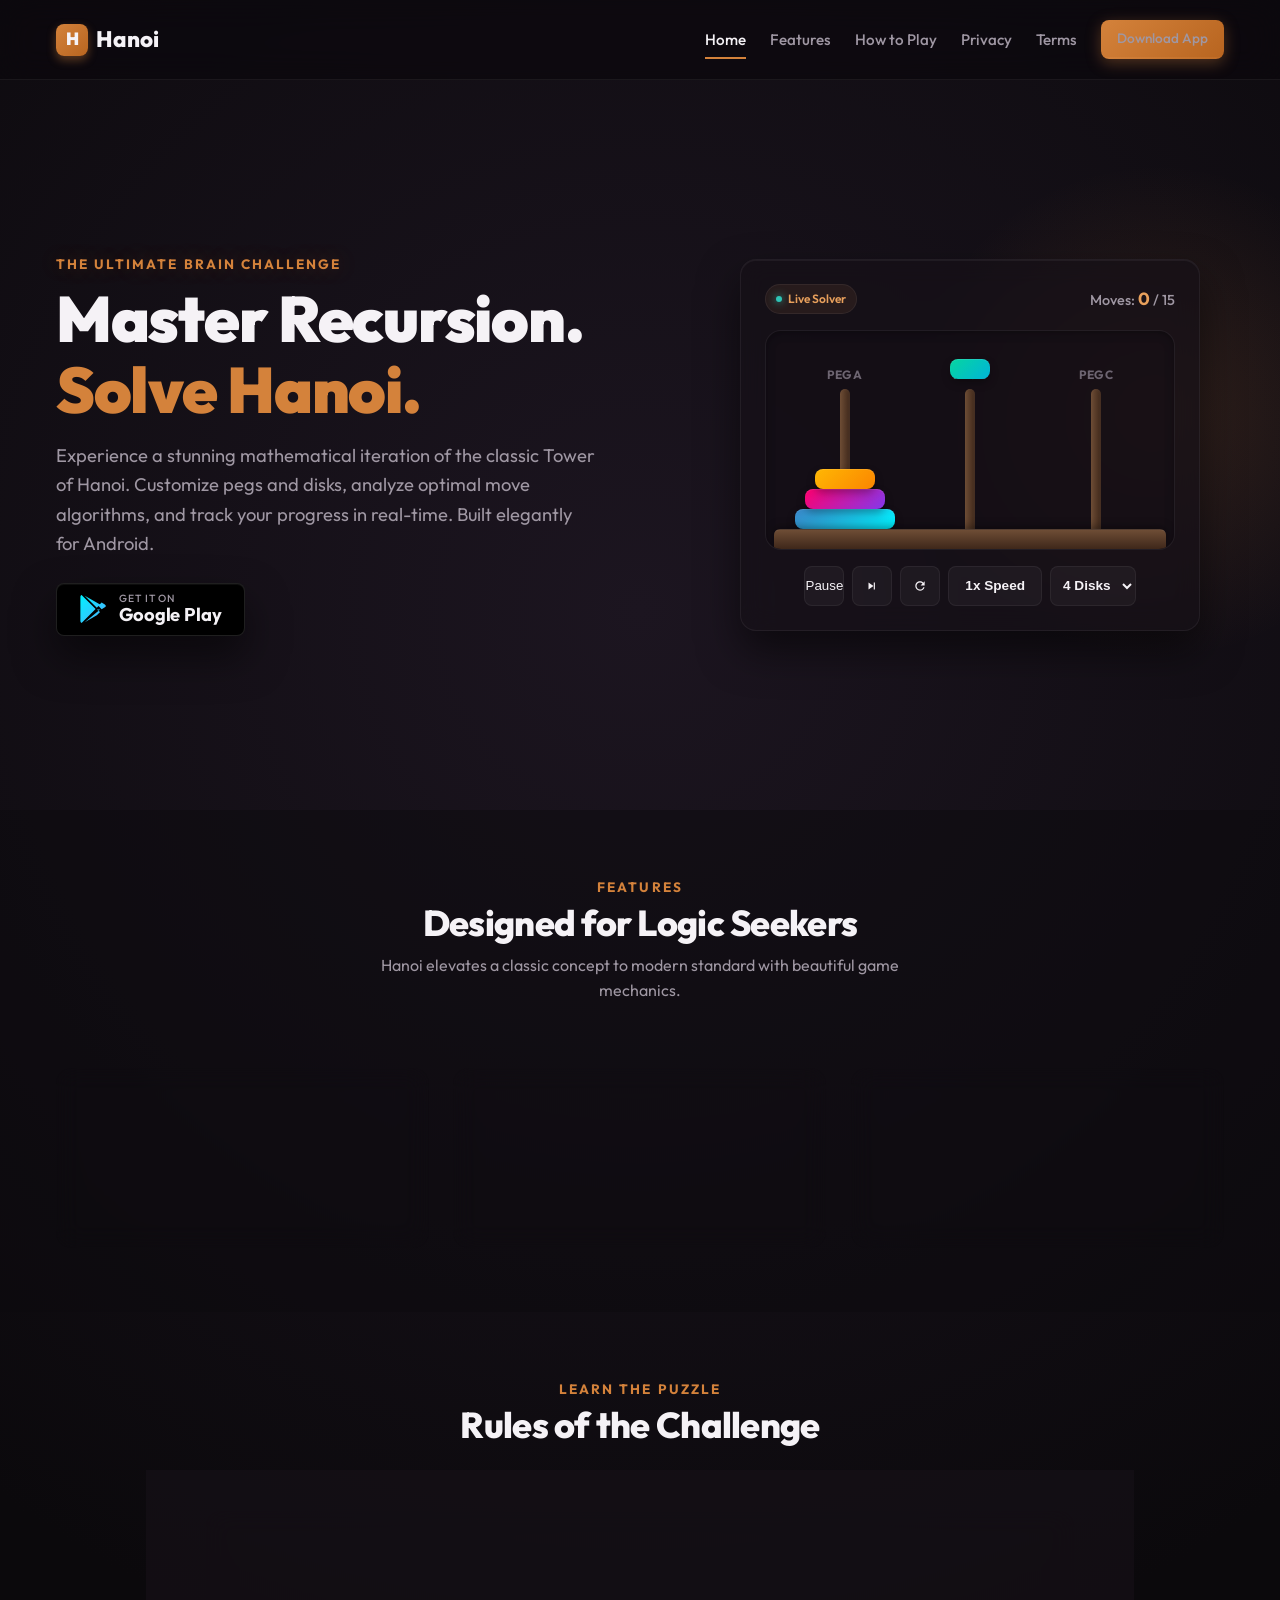
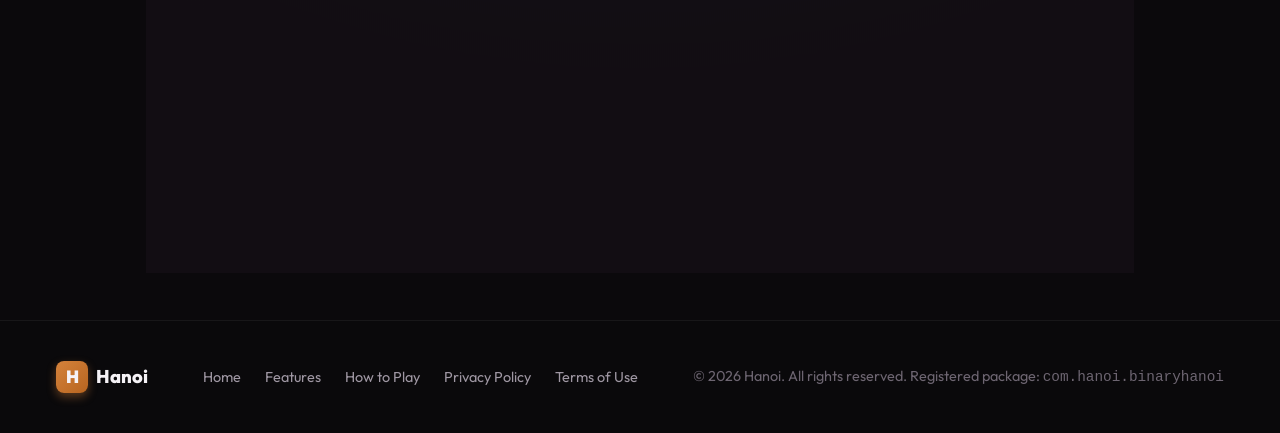
<file: website/index.html>
<!DOCTYPE html>
<html lang="en">
<head>
    <!-- ==========================================================================
       HANOI - MAIN INDEX PAGE & SEO MATRIX
       ========================================================================== -->
    <meta charset="UTF-8">
    <meta name="viewport" content="width=device-width, initial-scale=1.0">
    <meta name="description" content="Hanoi is a premium mathematical puzzle game for Android. Customize pegs and disks, track moves against algorithms, and discover recursive binary insights. Download on Google Play Store.">
    <meta name="keywords" content="Tower of Hanoi, Hanoi, Android game, puzzle, math puzzle, recursion, logic game, brain trainer">
    
    <!-- Open Graph Social Networking Tags -->
    <meta property="og:title" content="Hanoi - The Ultimate Recursive Brain Challenge">
    <meta property="og:description" content="An elegant mathematical twist on the classic Tower of Hanoi. Configure peg counts, test your recursive solving speeds, and unlock binary insights.">
    <meta property="og:type" content="website">
    <meta property="og:url" content="https://play.google.com/store/apps/details?id=com.hanoi.binaryhanoi">
    
    <title>Hanoi - The Ultimate Recursive Brain Challenge</title>
    
    <!-- Custom Style Sheet Cascades -->
    <link rel="stylesheet" href="css/base.css">
    <link rel="stylesheet" href="css/layout.css">
    <link rel="stylesheet" href="css/components.css">
</head>
<body>

    <!-- Premium Header Navbar -->
    <header id="main-header">
        <div class="container nav-container">
            <div class="logo-group" onclick="window.scrollTo({top:0, behavior:'smooth'})">
                <div class="logo-icon"></div>
                <span> Hanoi</span>
            </div>
            
            <button class="menu-toggle" id="mobile-menu-toggle" aria-label="Toggle Navigation menu">
                <span></span>
                <span></span>
                <span></span>
            </button>
            
            <ul class="nav-links" id="navigation-links">
                <li><a href="#hero" class="active">Home</a></li>
                <li><a href="#features">Features</a></li>
                <li><a href="#how-to-play">How to Play</a></li>
                <li><a href="privacy.html">Privacy</a></li>
                <li><a href="terms.html">Terms</a></li>
                <li>
                    <a href="https://play.google.com/store/apps/details?id=com.hanoi.binaryhanoi" target="_blank" class="btn btn-primary" style="padding: 0.5rem 1rem; font-size: 0.85rem;">Download App</a>
                </li>
            </ul>
        </div>
    </header>

    <!-- Hero Section / Live Interactive Solver -->
    <section class="hero-section" id="hero">
        <div class="container hero-grid">
            <div class="hero-content">
                <span class="section-subtitle glow-text">The Ultimate Brain Challenge</span>
                <h1 style="font-size: clamp(2.5rem, 5vw, 4rem); font-weight: 900; line-height: 1.1; margin-bottom: var(--space-sm);">
                    Master Recursion.<br><span style="color: var(--primary);">Solve Hanoi.</span>
                </h1>
                <p style="font-size: 1.15rem; margin-bottom: var(--space-md); max-width: 540px;">
                    Experience a stunning mathematical iteration of the classic Tower of Hanoi. Customize pegs and disks, analyze optimal move algorithms, and track your progress in real-time. Built elegantly for Android.
                </p>
                
                <!-- Custom Google Play Store Acquisition Badge (Vector SVG) -->
                <a href="https://play.google.com/store/apps/details?id=com.hanoi.binaryhanoi" target="_blank" class="btn-playstore" id="cta-playstore-btn">
                    <svg class="playstore-icon" viewBox="0 0 512 512" fill="currentColor">
                        <path d="M325.3 234.3L104.6 13l280.8 161.2-60.1 60.1zM47 0C34 6.8 25.3 19.2 25.3 35.3v441.3c0 16.1 8.7 28.5 21.7 35.3l256.6-256L47 0zm425.2 225.6l-58 33.3-60.7-60.7 60.1-60.1 58.6 33.6c24.8 14.2 24.8 37.4 0 53.9zm-86.7 41.2L104.6 499l220.7-126.7 60.2-60.2-60.2-45.3z" fill="url(#playstore-grad)"/>
                        <defs>
                            <linearGradient id="playstore-grad" x1="0%" y1="0%" x2="100%" y2="100%">
                                <stop offset="0%" stop-color="#00f2fe"/>
                                <stop offset="100%" stop-color="#4facfe"/>
                            </linearGradient>
                        </defs>
                    </svg>
                    <div class="playstore-text">
                        <span class="sub">Get it on</span>
                        <span class="main">Google Play</span>
                    </div>
                </a>
            </div>
            
            <div class="hero-visual">
                <!-- Hanoi Live Self-Solving Board Component -->
                <div class="glass-card simulator-container">
                    <div class="simulator-header">
                        <span class="sim-badge">Live Solver</span>
                        <div class="moves-count">
                            Moves: <strong id="current-moves">0</strong> / <span id="optimal-moves">15</span>
                        </div>
                    </div>
                    
                    <!-- Dynamic Pegs Board -->
                    <div class="board-wrapper">
                        <div class="pegs-row" id="pegs-row">
                            <!-- Injected dynamically by solver.js -->
                        </div>
                        <div class="board-base"></div>
                    </div>
                    
                    <!-- Simulator Interactive Controls -->
                    <div class="simulator-controls">
                        <button class="sim-btn" id="sim-play" aria-label="Play or Pause solver">
                            <!-- Injected dynamically -->
                        </button>
                        <button class="sim-btn" id="sim-step" aria-label="Step forward one move">
                            <svg width="14" height="14" viewBox="0 0 24 24" fill="currentColor">
                                <path d="M6 18l8.5-6L6 6v12zm9-12v12h2V6h-2z"/>
                            </svg>
                        </button>
                        <button class="sim-btn" id="sim-reset" aria-label="Reset simulation">
                            <svg width="14" height="14" viewBox="0 0 24 24" fill="currentColor">
                                <path d="M17.65 6.35C16.2 4.9 14.21 4 12 4c-4.42 0-7.99 3.58-7.99 8s3.57 8 7.99 8c3.73 0 6.84-2.55 7.73-6h-2.08c-.82 2.33-3.04 4-5.65 4-3.31 0-6-2.69-6-6s2.69-6 6-6c1.66 0 3.14.69 4.22 1.78L13 11h7V4l-2.35 2.35z"/>
                            </svg>
                        </button>
                        <button class="sim-btn sim-btn-large" id="sim-speed">1x Speed</button>
                        
                        <!-- Disk Depth Select Dropdown -->
                        <select class="sim-btn" id="disk-count-select" style="width: auto; padding: 0 8px; font-weight: 600; font-size: 0.85rem;" aria-label="Select number of disks">
                            <option value="3">3 Disks</option>
                            <option value="4" selected>4 Disks</option>
                            <option value="5">5 Disks</option>
                        </select>
                    </div>
                </div>
            </div>
        </div>
    </section>

    <!-- Triple Core Features Grid Section -->
    <section class="section" id="features" style="background: rgba(13, 11, 14, 0.5);">
        <div class="container">
            <div class="section-title-group">
                <span class="section-subtitle">Features</span>
                <h2 class="section-title">Designed for Logic Seekers</h2>
                <p style="max-width: 600px; margin: 0 auto;">Hanoi elevates a classic concept to modern standard with beautiful game mechanics.</p>
            </div>
            
            <div class="features-grid">
                <div class="glass-card">
                    <h3 style="font-size: 1.25rem; margin-bottom: var(--space-xs); color: var(--primary-light);">Custom Pegs & Disks</h3>
                    <p style="font-size: 0.95rem;">Break past traditional boundaries. Test your logical capabilities with levels containing custom disk counts and peg quantities for advanced brain training.</p>
                </div>
                
                <div class="glass-card">
                    <h3 style="font-size: 1.25rem; margin-bottom: var(--space-xs); color: var(--primary-light);">Mathematical Insights</h3>
                    <p style="font-size: 0.95rem;">Learn the secret relationship between the binary counting system and Tower of Hanoi move patterns. Demystify recursive logic with integrated guidebooks.</p>
                </div>
                
                <div class="glass-card">
                    <h3 style="font-size: 1.25rem; margin-bottom: var(--space-xs); color: var(--primary-light);">Dual Design Aesthetics</h3>
                    <p style="font-size: 0.95rem;">Immerse yourself in premium visual environments. Switch instantly between a rich tactile Classic Wood palette or a modern High-Contrast Light theme.</p>
                </div>
            </div>
        </div>
    </section>

    <!-- How To Play & Rules Guide Section -->
    <section class="section" id="how-to-play">
        <div class="container" style="max-width: 900px;">
            <div class="section-title-group">
                <span class="section-subtitle">Learn the Puzzle</span>
                <h2 class="section-title">Rules of the Challenge</h2>
            </div>
            
            <div class="glass-card insight-card-group">
                <div class="insight-item">
                    <div class="insight-icon">1</div>
                    <div class="insight-content">
                        <h4>Move Only the Top Disk</h4>
                        <p>You can only pick up and move the topmost disk on any peg stack. You cannot slide middle or bottom disks without moving those above them first.</p>
                    </div>
                </div>
                
                <div class="insight-item">
                    <div class="insight-icon">2</div>
                    <div class="insight-content">
                        <h4>Respect Disk Proportions</h4>
                        <p>Never place a larger disk on top of a smaller disk. Keeping the sizes ordered is the core mechanism that forces recursive paths.</p>
                    </div>
                </div>
                
                <div class="insight-item">
                    <div class="insight-icon">3</div>
                    <div class="insight-content">
                        <h4>The Optimal Move Algorithm</h4>
                        <p>For a game with <em>N</em> disks, the perfect completion requires exactly <strong>2<sup>N</sup> - 1</strong> moves. Challenge yourself to beat your levels in minimum steps!</p>
                    </div>
                </div>
            </div>
        </div>
    </section>

    <!-- Global Premium Footer -->
    <footer>
        <div class="container footer-grid">
            <div class="logo-group">
                <div class="logo-icon"></div>
                <span style="font-size: 1.15rem;">Hanoi</span>
            </div>
            
            <ul class="footer-links">
                <li><a href="#hero">Home</a></li>
                <li><a href="#features">Features</a></li>
                <li><a href="#how-to-play">How to Play</a></li>
                <li><a href="privacy.html">Privacy Policy</a></li>
                <li><a href="terms.html">Terms of Use</a></li>
            </ul>
            
            <div class="footer-copy">
                &copy; <span id="copyright-year">2026</span> Hanoi. All rights reserved. Registered package: <code>com.hanoi.binaryhanoi</code>
            </div>
        </div>
    </footer>

    <!-- App Event and Animation Engine Bindings -->
    <script src="js/app.js"></script>
    <script src="js/solver.js"></script>
</body>
</html>
</file>
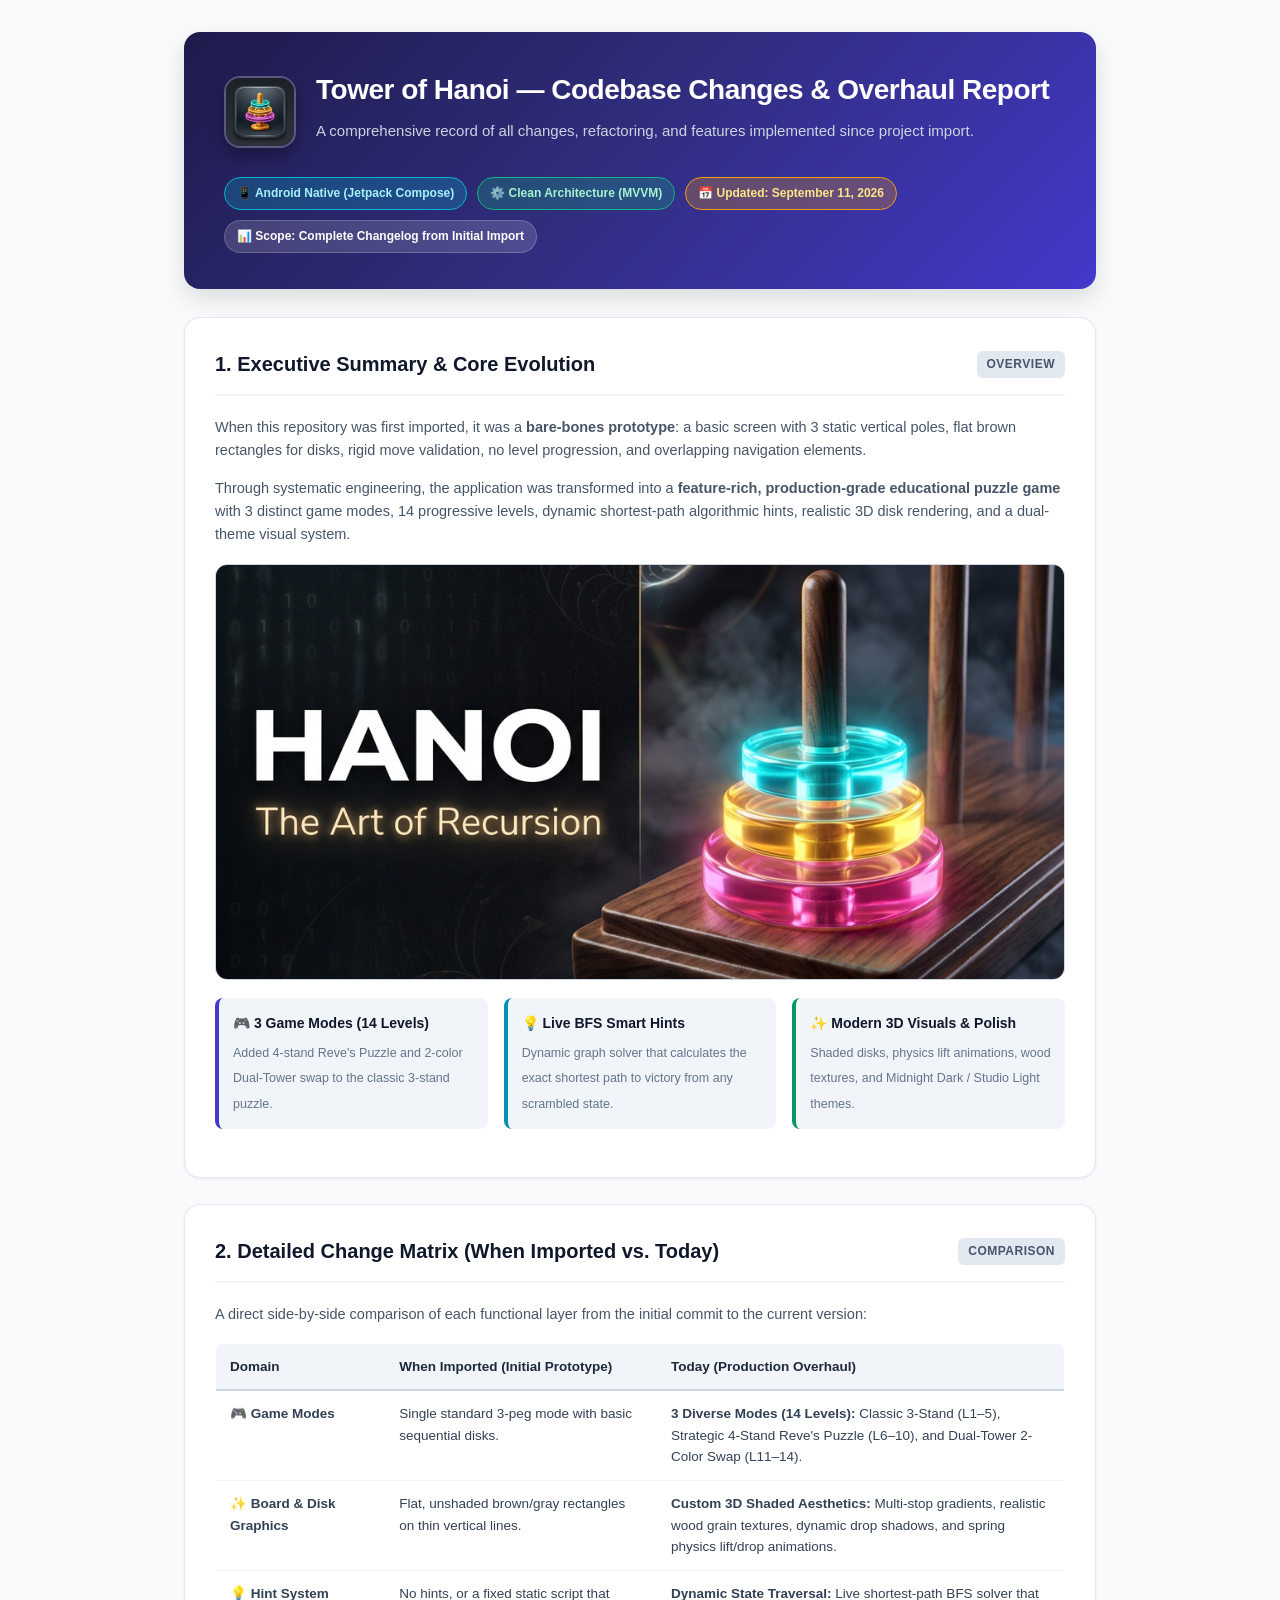
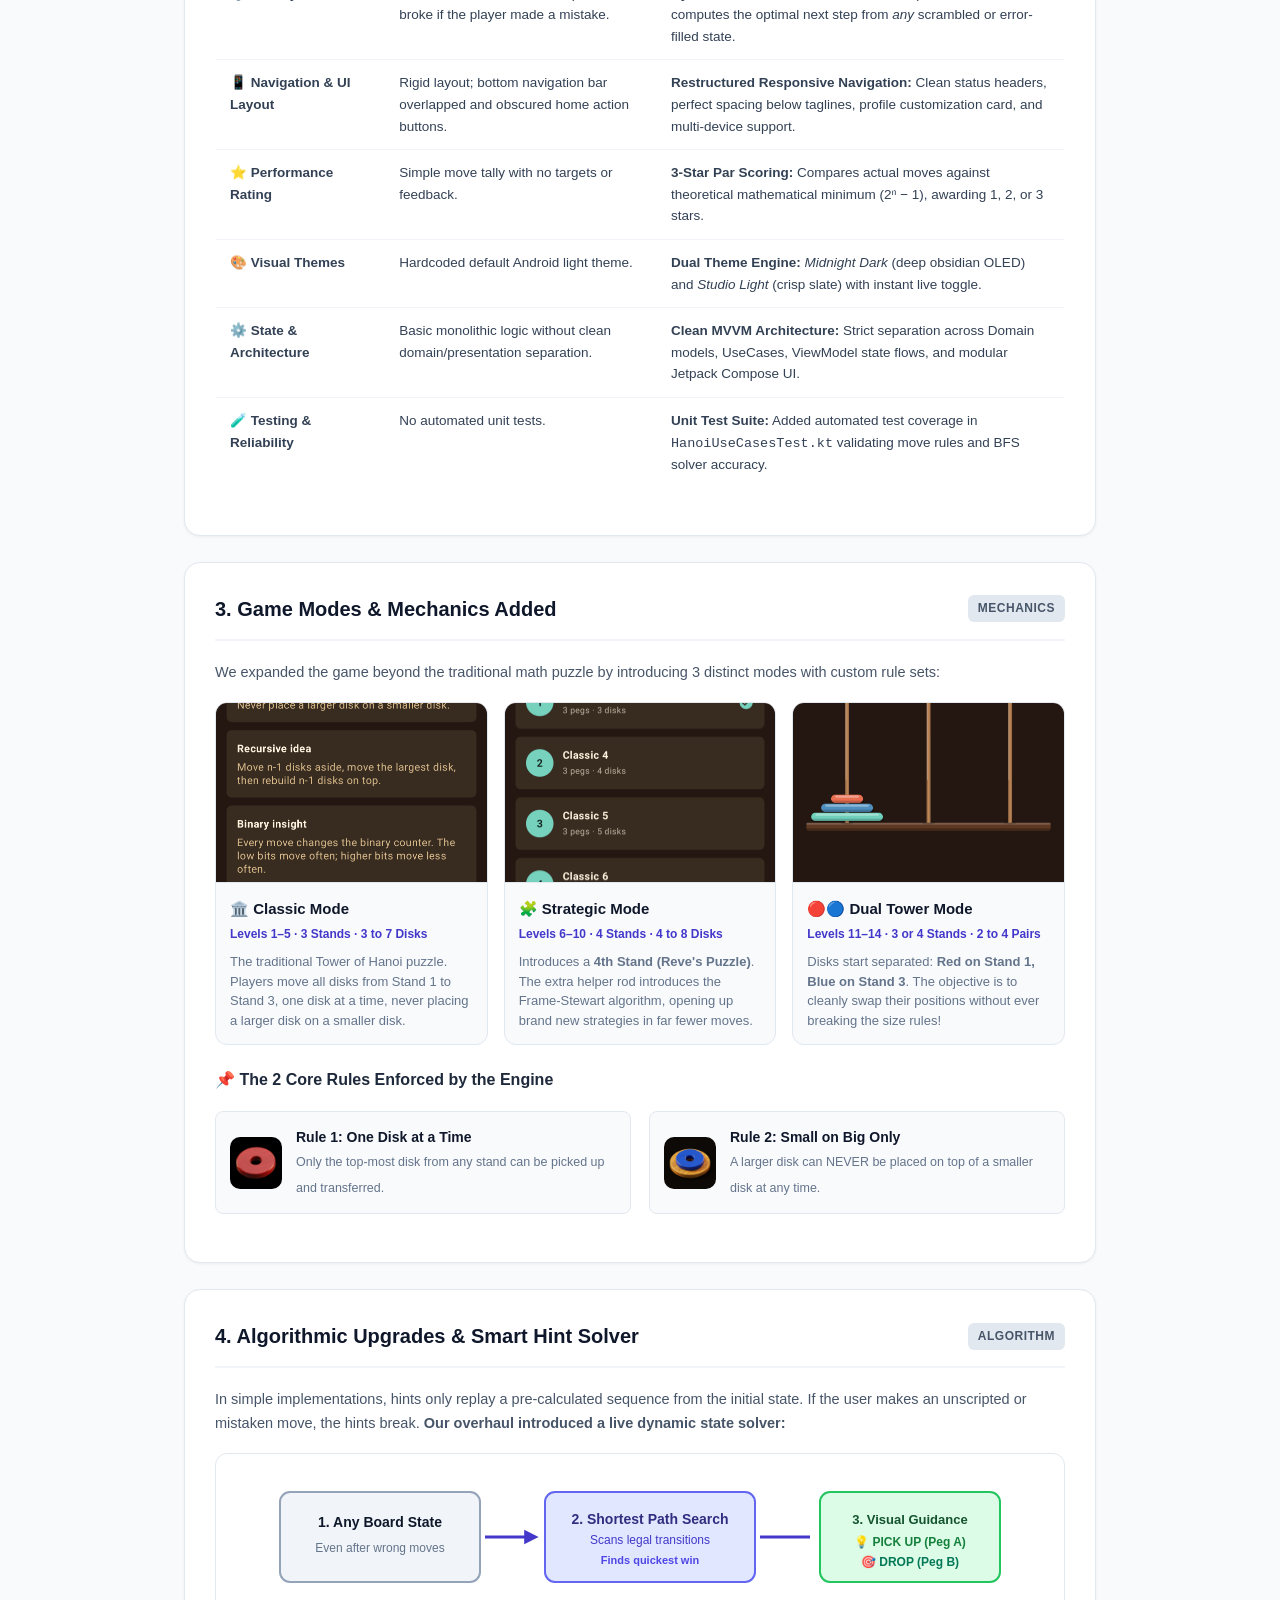
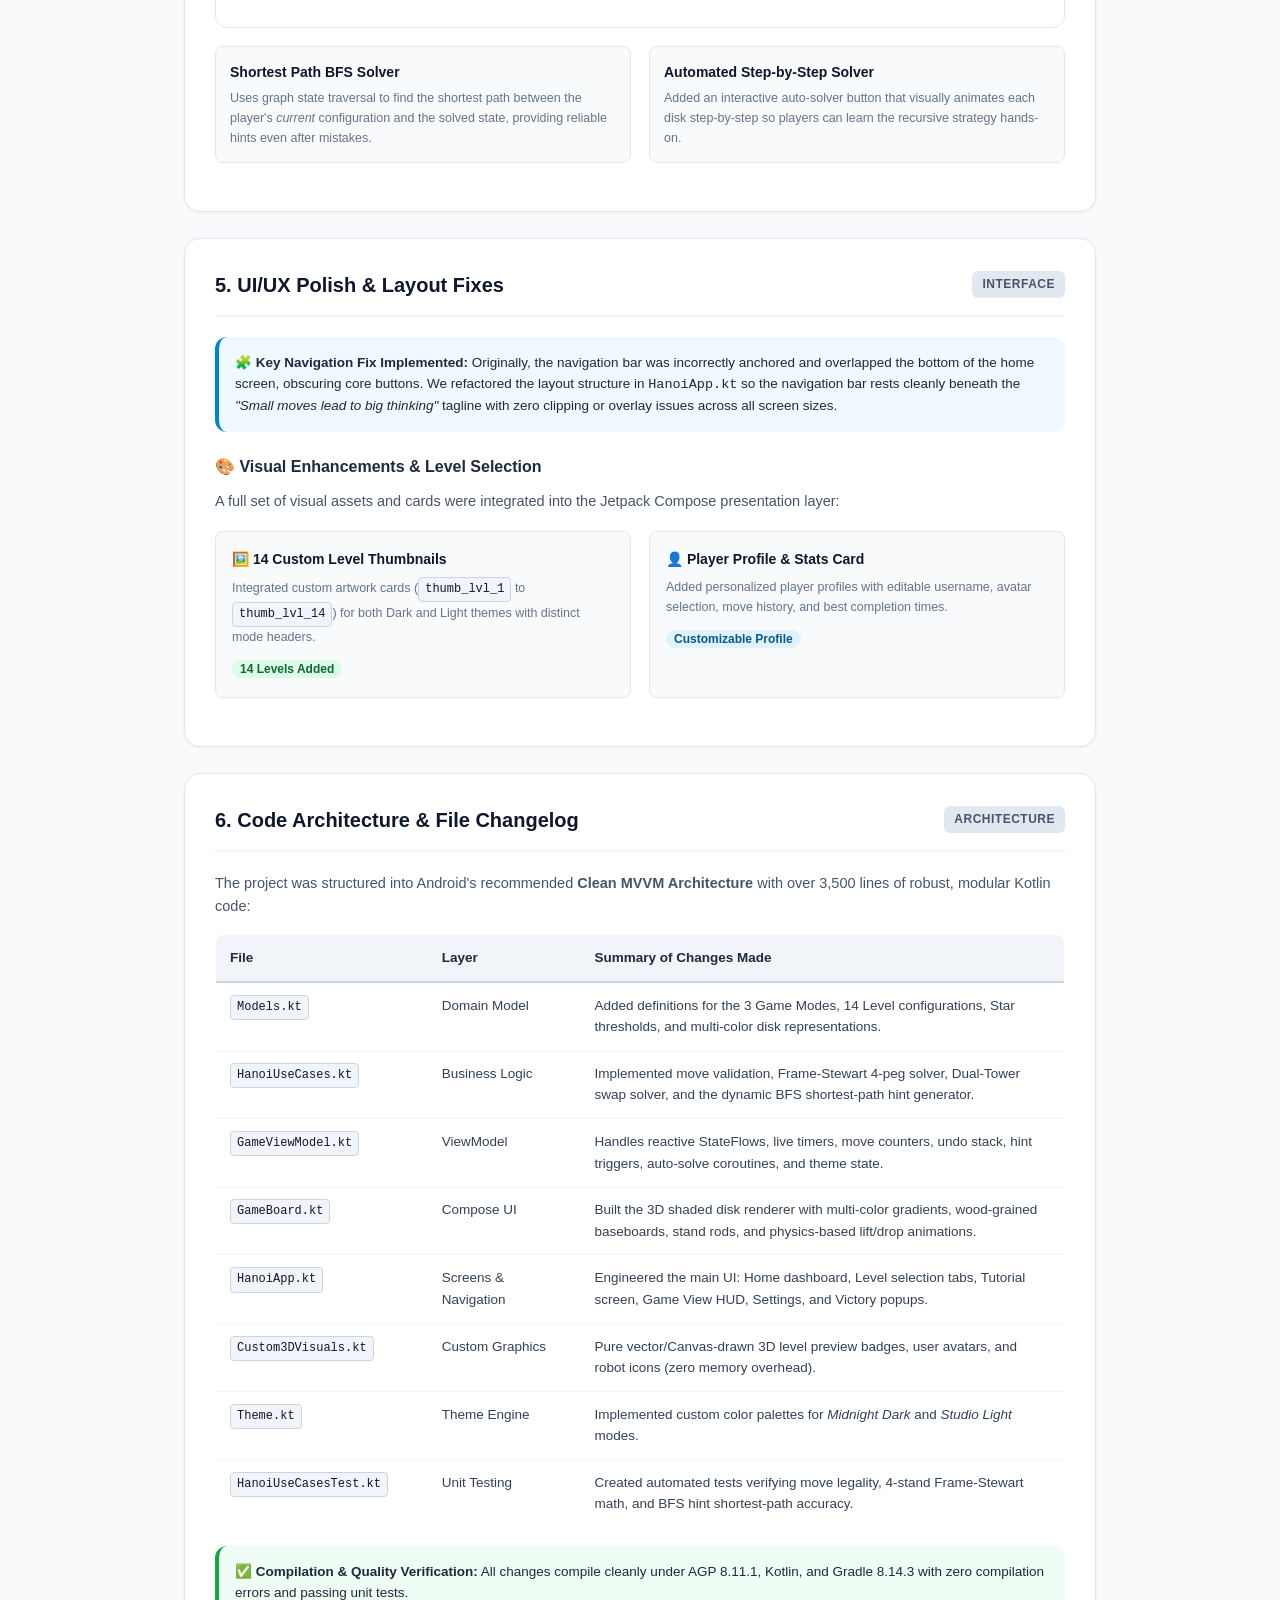
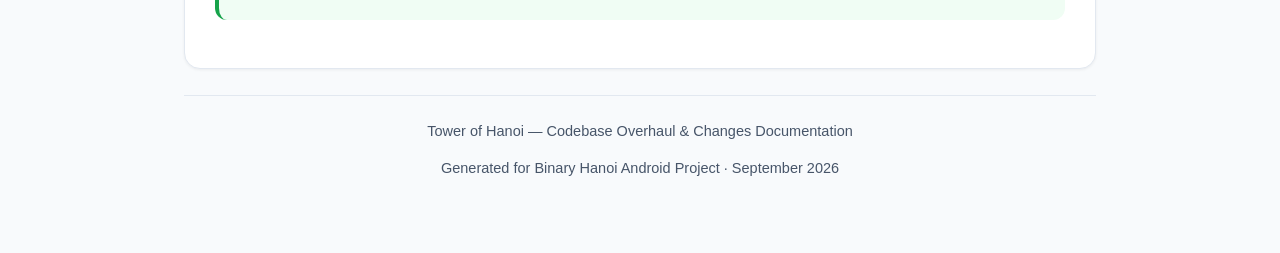
<file: Hanoi_App_Changes_Report.html>
<!DOCTYPE html>
<html lang="en">
<head>
  <meta charset="UTF-8">
  <meta name="viewport" content="width=device-width, initial-scale=1.0">
  <title>Tower of Hanoi — Changes & Overhaul Documentation</title>
  <style>
    :root {
      --primary: #312e81;
      --primary-accent: #4338ca;
      --primary-light: #6366f1;
      --primary-subtle: #e0e7ff;
      --accent-cyan: #0891b2;
      --accent-emerald: #059669;
      --accent-amber: #d97706;
      --accent-rose: #e11d48;
      --bg-main: #f8fafc;
      --bg-card: #ffffff;
      --text-dark: #0f172a;
      --text-muted: #475569;
      --text-light: #94a3b8;
      --border-color: #e2e8f0;
      --radius-sm: 8px;
      --radius-md: 12px;
      --radius-lg: 16px;
      --shadow-sm: 0 1px 3px rgba(0,0,0,0.06);
      --shadow-md: 0 4px 12px rgba(0,0,0,0.08);
      --shadow-lg: 0 10px 25px rgba(0,0,0,0.12);
    }

    * {
      box-sizing: border-box;
      margin: 0;
      padding: 0;
    }

    body {
      font-family: -apple-system, BlinkMacSystemFont, "Segoe UI", Roboto, Helvetica, Arial, sans-serif;
      line-height: 1.6;
      color: var(--text-dark);
      background-color: var(--bg-main);
      padding: 0;
      margin: 0;
    }

    .container {
      max-width: 960px;
      margin: 0 auto;
      padding: 32px 24px 60px 24px;
    }

    /* Hero Banner */
    .hero-banner {
      background: linear-gradient(135deg, #1e1b4b 0%, #312e81 50%, #4338ca 100%);
      color: white;
      border-radius: var(--radius-lg);
      padding: 36px 40px;
      margin-bottom: 28px;
      box-shadow: var(--shadow-lg);
    }

    .hero-top {
      display: flex;
      align-items: center;
      gap: 20px;
      margin-bottom: 20px;
    }

    .app-icon {
      width: 72px;
      height: 72px;
      border-radius: 16px;
      box-shadow: 0 8px 16px rgba(0,0,0,0.3);
      border: 2px solid rgba(255,255,255,0.25);
    }

    .hero-title-group h1 {
      font-size: 28px;
      font-weight: 800;
      letter-spacing: -0.5px;
      margin-bottom: 6px;
    }

    .hero-title-group p {
      font-size: 15px;
      color: #cbd5e1;
    }

    .meta-badges {
      display: flex;
      flex-wrap: wrap;
      gap: 10px;
      margin-top: 18px;
    }

    .badge {
      display: inline-flex;
      align-items: center;
      gap: 6px;
      font-size: 12px;
      font-weight: 600;
      padding: 6px 12px;
      border-radius: 20px;
      background: rgba(255,255,255,0.15);
      backdrop-filter: blur(8px);
      border: 1px solid rgba(255,255,255,0.2);
      color: #ffffff;
    }

    .badge-cyan { background: rgba(6, 182, 212, 0.25); border-color: #06b6d4; color: #a5f3fc; }
    .badge-emerald { background: rgba(16, 185, 129, 0.25); border-color: #10b981; color: #a7f3d0; }
    .badge-amber { background: rgba(245, 158, 11, 0.25); border-color: #f59e0b; color: #fde68a; }

    /* Section Cards */
    .section-card {
      background: var(--bg-card);
      border: 1px solid var(--border-color);
      border-radius: var(--radius-lg);
      padding: 30px;
      margin-bottom: 26px;
      box-shadow: var(--shadow-sm);
      page-break-inside: avoid;
      break-inside: avoid;
    }

    .section-header {
      display: flex;
      align-items: center;
      justify-content: space-between;
      border-bottom: 2px solid #f1f5f9;
      padding-bottom: 14px;
      margin-bottom: 20px;
    }

    .section-title {
      font-size: 20px;
      font-weight: 800;
      color: var(--text-dark);
      display: flex;
      align-items: center;
      gap: 10px;
    }

    .section-tag {
      font-size: 12px;
      font-weight: 700;
      text-transform: uppercase;
      letter-spacing: 0.5px;
      padding: 4px 10px;
      border-radius: 6px;
      background: #e2e8f0;
      color: #475569;
    }

    h3 {
      font-size: 16px;
      font-weight: 700;
      margin: 22px 0 10px 0;
      color: #1e293b;
    }

    p {
      color: var(--text-muted);
      margin-bottom: 14px;
      font-size: 14.5px;
    }

    /* Grids */
    .grid-2 {
      display: grid;
      grid-template-columns: repeat(2, 1fr);
      gap: 18px;
      margin: 18px 0;
    }

    .grid-3 {
      display: grid;
      grid-template-columns: repeat(3, 1fr);
      gap: 16px;
      margin: 18px 0;
    }

    /* Visual Showcase Cards */
    .mode-card {
      background: #f8fafc;
      border: 1px solid #e2e8f0;
      border-radius: var(--radius-md);
      overflow: hidden;
      display: flex;
      flex-direction: column;
    }

    .mode-img {
      width: 100%;
      height: 180px;
      object-fit: cover;
      border-bottom: 1px solid #e2e8f0;
    }

    .mode-body {
      padding: 14px;
    }

    .mode-title {
      font-size: 15px;
      font-weight: 800;
      color: #0f172a;
      margin-bottom: 4px;
    }

    .mode-spec {
      font-size: 12px;
      font-weight: 700;
      color: var(--primary-accent);
      margin-bottom: 8px;
    }

    .mode-desc {
      font-size: 13px;
      color: #64748b;
      margin-bottom: 0;
      line-height: 1.5;
    }

    /* Tables */
    .styled-table {
      width: 100%;
      border-collapse: collapse;
      margin: 16px 0;
      font-size: 13.5px;
      background: #ffffff;
      border-radius: var(--radius-sm);
      overflow: hidden;
      border: 1px solid var(--border-color);
    }

    .styled-table th {
      background: #f1f5f9;
      color: #1e293b;
      text-align: left;
      padding: 12px 14px;
      font-weight: 700;
      border-bottom: 2px solid #cbd5e1;
    }

    .styled-table td {
      padding: 12px 14px;
      border-bottom: 1px solid #f1f5f9;
      color: #334155;
      vertical-align: top;
    }

    .styled-table tr:last-child td {
      border-bottom: none;
    }

    .styled-table tr:hover td {
      background: #f8fafc;
    }

    /* Callout */
    .callout {
      border-radius: var(--radius-md);
      padding: 16px;
      margin: 18px 0;
      display: flex;
      gap: 12px;
      align-items: flex-start;
      border-left: 4px solid;
    }

    .callout-info {
      background: #f0f9ff;
      border-color: #0284c7;
      color: #0369a1;
    }

    .callout-success {
      background: #f0fdf4;
      border-color: #16a34a;
      color: #15803d;
    }

    .callout-content {
      font-size: 13.5px;
      line-height: 1.55;
      color: #1e293b;
    }

    .code-pill {
      display: inline-block;
      font-family: monospace;
      font-size: 12px;
      background: #f1f5f9;
      border: 1px solid #cbd5e1;
      padding: 2px 6px;
      border-radius: 4px;
      color: #0f172a;
    }

    .stat-pill {
      font-size: 12px;
      padding: 2px 8px;
      border-radius: 12px;
      font-weight: 700;
    }

    .stat-green { background: #dcfce7; color: #166534; }
    .stat-blue { background: #e0f2fe; color: #075985; }

    /* Footer */
    .doc-footer {
      text-align: center;
      padding-top: 24px;
      border-top: 1px solid var(--border-color);
      color: #94a3b8;
      font-size: 12.5px;
    }

    /* Print Specific Rules */
    @media print {
      * {
        -webkit-print-color-adjust: exact !important;
        print-color-adjust: exact !important;
      }
      body {
        background-color: #ffffff;
        font-size: 10pt;
      }
      .container {
        max-width: 100%;
        padding: 0;
      }
      .section-card {
        box-shadow: none !important;
        border: 1px solid #cbd5e1 !important;
        margin-bottom: 20px;
        page-break-inside: avoid;
        break-inside: avoid;
      }
      .hero-banner {
        box-shadow: none !important;
        page-break-after: avoid;
        break-after: avoid;
      }
      @page {
        size: A4 portrait;
        margin: 12mm 10mm 12mm 10mm;
      }
    }
  </style>
</head>
<body>

<div class="container">

  <!-- HERO COVER -->
  <header class="hero-banner">
    <div class="hero-top">
      <img src="docs_assets/icon.png" alt="Hanoi App Icon" class="app-icon">
      <div class="hero-title-group">
        <h1>Tower of Hanoi — Codebase Changes &amp; Overhaul Report</h1>
        <p>A comprehensive record of all changes, refactoring, and features implemented since project import.</p>
      </div>
    </div>

    <div class="meta-badges">
      <span class="badge badge-cyan">📱 Android Native (Jetpack Compose)</span>
      <span class="badge badge-emerald">⚙️ Clean Architecture (MVVM)</span>
      <span class="badge badge-amber">📅 Updated: September 11, 2026</span>
      <span class="badge">📊 Scope: Complete Changelog from Initial Import</span>
    </div>
  </header>

  <!-- SECTION 1: EXECUTIVE SUMMARY -->
  <section class="section-card">
    <div class="section-header">
      <div class="section-title">
        <span>1. Executive Summary &amp; Core Evolution</span>
      </div>
      <span class="section-tag">Overview</span>
    </div>

    <p>
      When this repository was first imported, it was a <strong>bare-bones prototype</strong>: a basic screen with 3 static vertical poles, flat brown rectangles for disks, rigid move validation, no level progression, and overlapping navigation elements.
    </p>
    <p>
      Through systematic engineering, the application was transformed into a <strong>feature-rich, production-grade educational puzzle game</strong> with 3 distinct game modes, 14 progressive levels, dynamic shortest-path algorithmic hints, realistic 3D disk rendering, and a dual-theme visual system.
    </p>

    <!-- Graphic Banner -->
    <div style="border-radius: var(--radius-md); overflow: hidden; margin: 18px 0; border: 1px solid #cbd5e1;">
      <img src="docs_assets/feature_graphic.png" alt="Showcase Graphic" style="width: 100%; height: auto; display: block;">
    </div>

    <div class="grid-3">
      <div style="background: #f1f5f9; padding: 14px; border-radius: var(--radius-sm); border-left: 4px solid var(--primary-accent);">
        <strong style="color: #0f172a; display: block; font-size: 14px; margin-bottom: 4px;">🎮 3 Game Modes (14 Levels)</strong>
        <span style="font-size: 12.5px; color: #64748b;">Added 4-stand Reve's Puzzle and 2-color Dual-Tower swap to the classic 3-stand puzzle.</span>
      </div>
      <div style="background: #f1f5f9; padding: 14px; border-radius: var(--radius-sm); border-left: 4px solid var(--accent-cyan);">
        <strong style="color: #0f172a; display: block; font-size: 14px; margin-bottom: 4px;">💡 Live BFS Smart Hints</strong>
        <span style="font-size: 12.5px; color: #64748b;">Dynamic graph solver that calculates the exact shortest path to victory from any scrambled state.</span>
      </div>
      <div style="background: #f1f5f9; padding: 14px; border-radius: var(--radius-sm); border-left: 4px solid var(--accent-emerald);">
        <strong style="color: #0f172a; display: block; font-size: 14px; margin-bottom: 4px;">✨ Modern 3D Visuals &amp; Polish</strong>
        <span style="font-size: 12.5px; color: #64748b;">Shaded disks, physics lift animations, wood textures, and Midnight Dark / Studio Light themes.</span>
      </div>
    </div>
  </section>

  <!-- SECTION 2: TRANSFORMATION MATRIX -->
  <section class="section-card">
    <div class="section-header">
      <div class="section-title">
        <span>2. Detailed Change Matrix (When Imported vs. Today)</span>
      </div>
      <span class="section-tag">Comparison</span>
    </div>

    <p>A direct side-by-side comparison of each functional layer from the initial commit to the current version:</p>

    <table class="styled-table">
      <thead>
        <tr>
          <th style="width: 20%;">Domain</th>
          <th style="width: 32%;">When Imported (Initial Prototype)</th>
          <th style="width: 48%;">Today (Production Overhaul)</th>
        </tr>
      </thead>
      <tbody>
        <tr>
          <td><strong>🎮 Game Modes</strong></td>
          <td>Single standard 3-peg mode with basic sequential disks.</td>
          <td><strong>3 Diverse Modes (14 Levels):</strong> Classic 3-Stand (L1–5), Strategic 4-Stand Reve's Puzzle (L6–10), and Dual-Tower 2-Color Swap (L11–14).</td>
        </tr>
        <tr>
          <td><strong>✨ Board &amp; Disk Graphics</strong></td>
          <td>Flat, unshaded brown/gray rectangles on thin vertical lines.</td>
          <td><strong>Custom 3D Shaded Aesthetics:</strong> Multi-stop gradients, realistic wood grain textures, dynamic drop shadows, and spring physics lift/drop animations.</td>
        </tr>
        <tr>
          <td><strong>💡 Hint System</strong></td>
          <td>No hints, or a fixed static script that broke if the player made a mistake.</td>
          <td><strong>Dynamic State Traversal:</strong> Live shortest-path BFS solver that computes the optimal next step from <em>any</em> scrambled or error-filled state.</td>
        </tr>
        <tr>
          <td><strong>📱 Navigation &amp; UI Layout</strong></td>
          <td>Rigid layout; bottom navigation bar overlapped and obscured home action buttons.</td>
          <td><strong>Restructured Responsive Navigation:</strong> Clean status headers, perfect spacing below taglines, profile customization card, and multi-device support.</td>
        </tr>
        <tr>
          <td><strong>⭐ Performance Rating</strong></td>
          <td>Simple move tally with no targets or feedback.</td>
          <td><strong>3-Star Par Scoring:</strong> Compares actual moves against theoretical mathematical minimum (2ⁿ − 1), awarding 1, 2, or 3 stars.</td>
        </tr>
        <tr>
          <td><strong>🎨 Visual Themes</strong></td>
          <td>Hardcoded default Android light theme.</td>
          <td><strong>Dual Theme Engine:</strong> <em>Midnight Dark</em> (deep obsidian OLED) and <em>Studio Light</em> (crisp slate) with instant live toggle.</td>
        </tr>
        <tr>
          <td><strong>⚙️ State &amp; Architecture</strong></td>
          <td>Basic monolithic logic without clean domain/presentation separation.</td>
          <td><strong>Clean MVVM Architecture:</strong> Strict separation across Domain models, UseCases, ViewModel state flows, and modular Jetpack Compose UI.</td>
        </tr>
        <tr>
          <td><strong>🧪 Testing &amp; Reliability</strong></td>
          <td>No automated unit tests.</td>
          <td><strong>Unit Test Suite:</strong> Added automated test coverage in <code>HanoiUseCasesTest.kt</code> validating move rules and BFS solver accuracy.</td>
        </tr>
      </tbody>
    </table>
  </section>

  <!-- SECTION 3: GAME MODES & MECHANICS -->
  <section class="section-card">
    <div class="section-header">
      <div class="section-title">
        <span>3. Game Modes &amp; Mechanics Added</span>
      </div>
      <span class="section-tag">Mechanics</span>
    </div>

    <p>We expanded the game beyond the traditional math puzzle by introducing 3 distinct modes with custom rule sets:</p>

    <div class="grid-3">
      <!-- Mode 1 -->
      <div class="mode-card">
        <img src="docs_assets/screen_classic.png" alt="Classic Mode" class="mode-img">
        <div class="mode-body">
          <div class="mode-title">🏛️ Classic Mode</div>
          <div class="mode-spec">Levels 1–5 · 3 Stands · 3 to 7 Disks</div>
          <p class="mode-desc">
            The traditional Tower of Hanoi puzzle. Players move all disks from Stand 1 to Stand 3, one disk at a time, never placing a larger disk on a smaller disk.
          </p>
        </div>
      </div>

      <!-- Mode 2 -->
      <div class="mode-card">
        <img src="docs_assets/screen_strategic.png" alt="Strategic Mode" class="mode-img">
        <div class="mode-body">
          <div class="mode-title">🧩 Strategic Mode</div>
          <div class="mode-spec">Levels 6–10 · 4 Stands · 4 to 8 Disks</div>
          <p class="mode-desc">
            Introduces a <strong>4th Stand (Reve's Puzzle)</strong>. The extra helper rod introduces the Frame-Stewart algorithm, opening up brand new strategies in far fewer moves.
          </p>
        </div>
      </div>

      <!-- Mode 3 -->
      <div class="mode-card">
        <img src="docs_assets/screen_dualtower.png" alt="Dual Tower Mode" class="mode-img">
        <div class="mode-body">
          <div class="mode-title">🔴🔵 Dual Tower Mode</div>
          <div class="mode-spec">Levels 11–14 · 3 or 4 Stands · 2 to 4 Pairs</div>
          <p class="mode-desc">
            Disks start separated: <strong>Red on Stand 1, Blue on Stand 3</strong>. The objective is to cleanly swap their positions without ever breaking the size rules!
          </p>
        </div>
      </div>
    </div>

    <!-- Illustrated Rules -->
    <h3>📌 The 2 Core Rules Enforced by the Engine</h3>
    <div class="grid-2">
      <div style="display: flex; gap: 14px; background: #f8fafc; padding: 14px; border-radius: var(--radius-sm); border: 1px solid #e2e8f0; align-items: center;">
        <img src="docs_assets/icon_rule1_3d.jpg" alt="Rule 1" style="width: 52px; height: 52px; border-radius: 10px; object-fit: cover;">
        <div>
          <strong style="color: #0f172a; font-size: 14px; display: block;">Rule 1: One Disk at a Time</strong>
          <span style="font-size: 12.5px; color: #64748b;">Only the top-most disk from any stand can be picked up and transferred.</span>
        </div>
      </div>

      <div style="display: flex; gap: 14px; background: #f8fafc; padding: 14px; border-radius: var(--radius-sm); border: 1px solid #e2e8f0; align-items: center;">
        <img src="docs_assets/icon_rule2_3d.jpg" alt="Rule 2" style="width: 52px; height: 52px; border-radius: 10px; object-fit: cover;">
        <div>
          <strong style="color: #0f172a; font-size: 14px; display: block;">Rule 2: Small on Big Only</strong>
          <span style="font-size: 12.5px; color: #64748b;">A larger disk can NEVER be placed on top of a smaller disk at any time.</span>
        </div>
      </div>
    </div>
  </section>

  <!-- SECTION 4: SMART HINTS & ALGORITHMIC ENGINE -->
  <section class="section-card">
    <div class="section-header">
      <div class="section-title">
        <span>4. Algorithmic Upgrades &amp; Smart Hint Solver</span>
      </div>
      <span class="section-tag">Algorithm</span>
    </div>

    <p>
      In simple implementations, hints only replay a pre-calculated sequence from the initial state. If the user makes an unscripted or mistaken move, the hints break. 
      <strong>Our overhaul introduced a live dynamic state solver:</strong>
    </p>

    <!-- SVG Flowchart -->
    <div style="background: #ffffff; border: 1px solid #e2e8f0; border-radius: var(--radius-md); padding: 18px; margin: 18px 0; text-align: center;">
      <svg viewBox="0 0 740 130" width="100%" height="130" xmlns="http://www.w3.org/2000/svg">
        <!-- Box 1 -->
        <rect x="10" y="20" width="200" height="90" rx="10" fill="#f1f5f9" stroke="#94a3b8" stroke-width="2"/>
        <text x="110" y="55" text-anchor="middle" font-size="14" font-weight="bold" fill="#0f172a">1. Any Board State</text>
        <text x="110" y="80" text-anchor="middle" font-size="12" fill="#64748b">Even after wrong moves</text>

        <!-- Arrow 1 -->
        <path d="M 215 65 L 265 65" stroke="#4338ca" stroke-width="3" fill="none" marker-end="url(#arrow)"/>

        <!-- Box 2 -->
        <rect x="275" y="20" width="210" height="90" rx="10" fill="#e0e7ff" stroke="#6366f1" stroke-width="2"/>
        <text x="380" y="52" text-anchor="middle" font-size="14" font-weight="bold" fill="#312e81">2. Shortest Path Search</text>
        <text x="380" y="72" text-anchor="middle" font-size="12" fill="#4338ca">Scans legal transitions</text>
        <text x="380" y="92" text-anchor="middle" font-size="11" font-weight="600" fill="#4f46e5">Finds quickest win</text>

        <!-- Arrow 2 -->
        <path d="M 490 65 L 540 65" stroke="#4338ca" stroke-width="3" fill="none"/>

        <!-- Box 3 -->
        <rect x="550" y="20" width="180" height="90" rx="10" fill="#dcfce7" stroke="#22c55e" stroke-width="2"/>
        <text x="640" y="52" text-anchor="middle" font-size="13" font-weight="bold" fill="#14532d">3. Visual Guidance</text>
        <text x="640" y="74" text-anchor="middle" font-size="12" font-weight="bold" fill="#15803d">💡 PICK UP (Peg A)</text>
        <text x="640" y="94" text-anchor="middle" font-size="12" font-weight="bold" fill="#047857">🎯 DROP (Peg B)</text>

        <defs>
          <marker id="arrow" viewBox="0 0 10 10" refX="6" refY="5" markerWidth="6" markerHeight="6" orient="auto-start-reverse">
            <path d="M 0 1 L 8 5 L 0 9 z" fill="#4338ca" />
          </marker>
        </defs>
      </svg>
    </div>

    <div class="grid-2">
      <div style="background: #f8fafc; padding: 14px; border-radius: var(--radius-sm); border: 1px solid #e2e8f0;">
        <strong style="color: #0f172a; font-size: 14px; display: block; margin-bottom: 4px;">Shortest Path BFS Solver</strong>
        <p style="font-size: 12.5px; color: #64748b; margin-bottom: 0;">
          Uses graph state traversal to find the shortest path between the player's <em>current</em> configuration and the solved state, providing reliable hints even after mistakes.
        </p>
      </div>
      <div style="background: #f8fafc; padding: 14px; border-radius: var(--radius-sm); border: 1px solid #e2e8f0;">
        <strong style="color: #0f172a; font-size: 14px; display: block; margin-bottom: 4px;">Automated Step-by-Step Solver</strong>
        <p style="font-size: 12.5px; color: #64748b; margin-bottom: 0;">
          Added an interactive auto-solver button that visually animates each disk step-by-step so players can learn the recursive strategy hands-on.
        </p>
      </div>
    </div>
  </section>

  <!-- SECTION 5: UI/UX & NAVIGATION RESTRUCTURING -->
  <section class="section-card">
    <div class="section-header">
      <div class="section-title">
        <span>5. UI/UX Polish &amp; Layout Fixes</span>
      </div>
      <span class="section-tag">Interface</span>
    </div>

    <div class="callout callout-info">
      <div class="callout-content">
        <strong>🧩 Key Navigation Fix Implemented:</strong>
        Originally, the navigation bar was incorrectly anchored and overlapped the bottom of the home screen, obscuring core buttons. 
        We refactored the layout structure in <code>HanoiApp.kt</code> so the navigation bar rests cleanly beneath the <em>"Small moves lead to big thinking"</em> tagline with zero clipping or overlay issues across all screen sizes.
      </div>
    </div>

    <h3>🎨 Visual Enhancements &amp; Level Selection</h3>
    <p>A full set of visual assets and cards were integrated into the Jetpack Compose presentation layer:</p>

    <div class="grid-2">
      <div style="background: #f8fafc; padding: 16px; border-radius: var(--radius-sm); border: 1px solid #e2e8f0;">
        <strong style="color: #0f172a; font-size: 14px; display: block; margin-bottom: 6px;">🖼️ 14 Custom Level Thumbnails</strong>
        <p style="font-size: 12.5px; color: #64748b; margin-bottom: 8px;">
          Integrated custom artwork cards (<span class="code-pill">thumb_lvl_1</span> to <span class="code-pill">thumb_lvl_14</span>) for both Dark and Light themes with distinct mode headers.
        </p>
        <span class="stat-pill stat-green">14 Levels Added</span>
      </div>

      <div style="background: #f8fafc; padding: 16px; border-radius: var(--radius-sm); border: 1px solid #e2e8f0;">
        <strong style="color: #0f172a; font-size: 14px; display: block; margin-bottom: 6px;">👤 Player Profile &amp; Stats Card</strong>
        <p style="font-size: 12.5px; color: #64748b; margin-bottom: 8px;">
          Added personalized player profiles with editable username, avatar selection, move history, and best completion times.
        </p>
        <span class="stat-pill stat-blue">Customizable Profile</span>
      </div>
    </div>
  </section>

  <!-- SECTION 6: CODEBASE ARCHITECTURE & FILE MAP -->
  <section class="section-card">
    <div class="section-header">
      <div class="section-title">
        <span>6. Code Architecture &amp; File Changelog</span>
      </div>
      <span class="section-tag">Architecture</span>
    </div>

    <p>
      The project was structured into Android's recommended <strong>Clean MVVM Architecture</strong> with over 3,500 lines of robust, modular Kotlin code:
    </p>

    <table class="styled-table">
      <thead>
        <tr>
          <th style="width: 25%;">File</th>
          <th style="width: 18%;">Layer</th>
          <th>Summary of Changes Made</th>
        </tr>
      </thead>
      <tbody>
        <tr>
          <td><span class="code-pill">Models.kt</span></td>
          <td>Domain Model</td>
          <td>Added definitions for the 3 Game Modes, 14 Level configurations, Star thresholds, and multi-color disk representations.</td>
        </tr>
        <tr>
          <td><span class="code-pill">HanoiUseCases.kt</span></td>
          <td>Business Logic</td>
          <td>Implemented move validation, Frame-Stewart 4-peg solver, Dual-Tower swap solver, and the dynamic BFS shortest-path hint generator.</td>
        </tr>
        <tr>
          <td><span class="code-pill">GameViewModel.kt</span></td>
          <td>ViewModel</td>
          <td>Handles reactive StateFlows, live timers, move counters, undo stack, hint triggers, auto-solve coroutines, and theme state.</td>
        </tr>
        <tr>
          <td><span class="code-pill">GameBoard.kt</span></td>
          <td>Compose UI</td>
          <td>Built the 3D shaded disk renderer with multi-color gradients, wood-grained baseboards, stand rods, and physics-based lift/drop animations.</td>
        </tr>
        <tr>
          <td><span class="code-pill">HanoiApp.kt</span></td>
          <td>Screens &amp; Navigation</td>
          <td>Engineered the main UI: Home dashboard, Level selection tabs, Tutorial screen, Game View HUD, Settings, and Victory popups.</td>
        </tr>
        <tr>
          <td><span class="code-pill">Custom3DVisuals.kt</span></td>
          <td>Custom Graphics</td>
          <td>Pure vector/Canvas-drawn 3D level preview badges, user avatars, and robot icons (zero memory overhead).</td>
        </tr>
        <tr>
          <td><span class="code-pill">Theme.kt</span></td>
          <td>Theme Engine</td>
          <td>Implemented custom color palettes for <em>Midnight Dark</em> and <em>Studio Light</em> modes.</td>
        </tr>
        <tr>
          <td><span class="code-pill">HanoiUseCasesTest.kt</span></td>
          <td>Unit Testing</td>
          <td>Created automated tests verifying move legality, 4-stand Frame-Stewart math, and BFS hint shortest-path accuracy.</td>
        </tr>
      </tbody>
    </table>

    <div class="callout callout-success">
      <div class="callout-content">
        <strong>✅ Compilation &amp; Quality Verification:</strong>
        All changes compile cleanly under AGP 8.11.1, Kotlin, and Gradle 8.14.3 with zero compilation errors and passing unit tests.
      </div>
    </div>
  </section>

  <!-- FOOTER -->
  <footer class="doc-footer">
    <p>Tower of Hanoi — Codebase Overhaul &amp; Changes Documentation</p>
    <p>Generated for Binary Hanoi Android Project · September 2026</p>
  </footer>

</div>

</body>
</html>
</file>
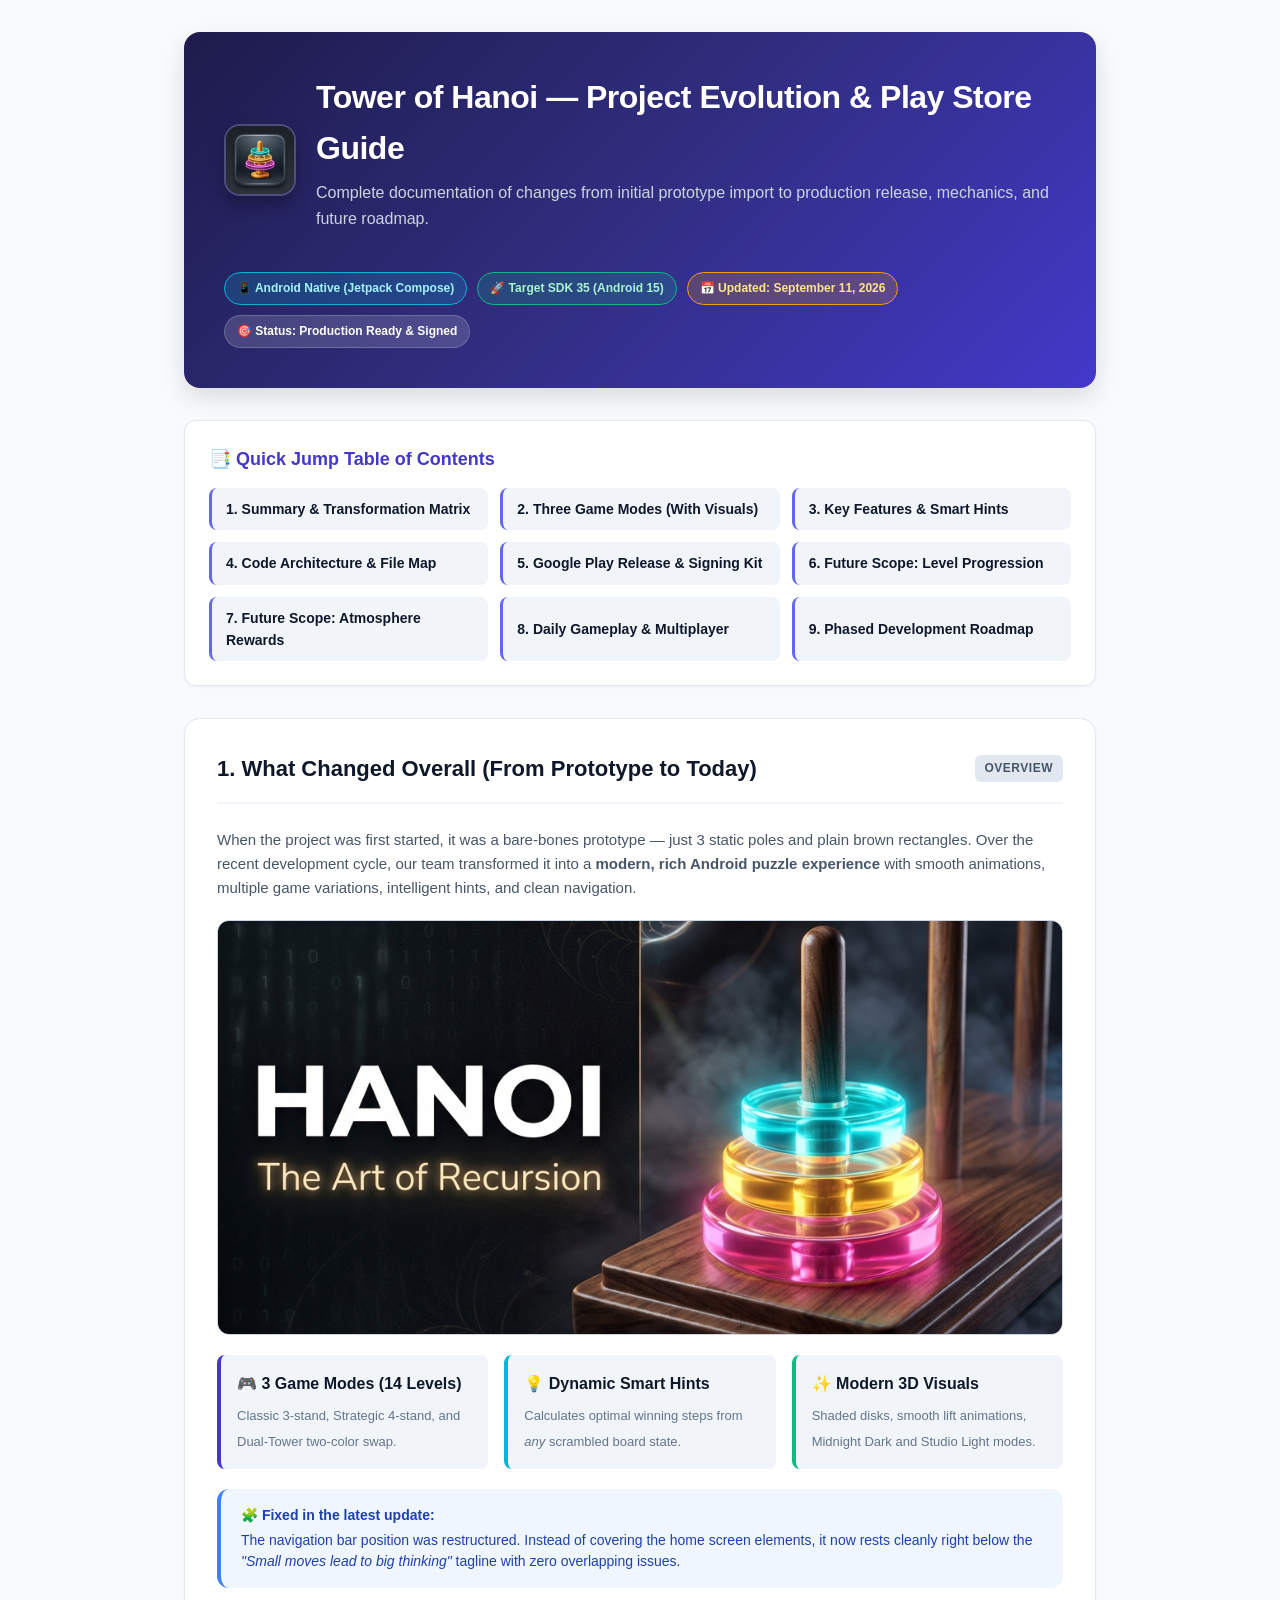
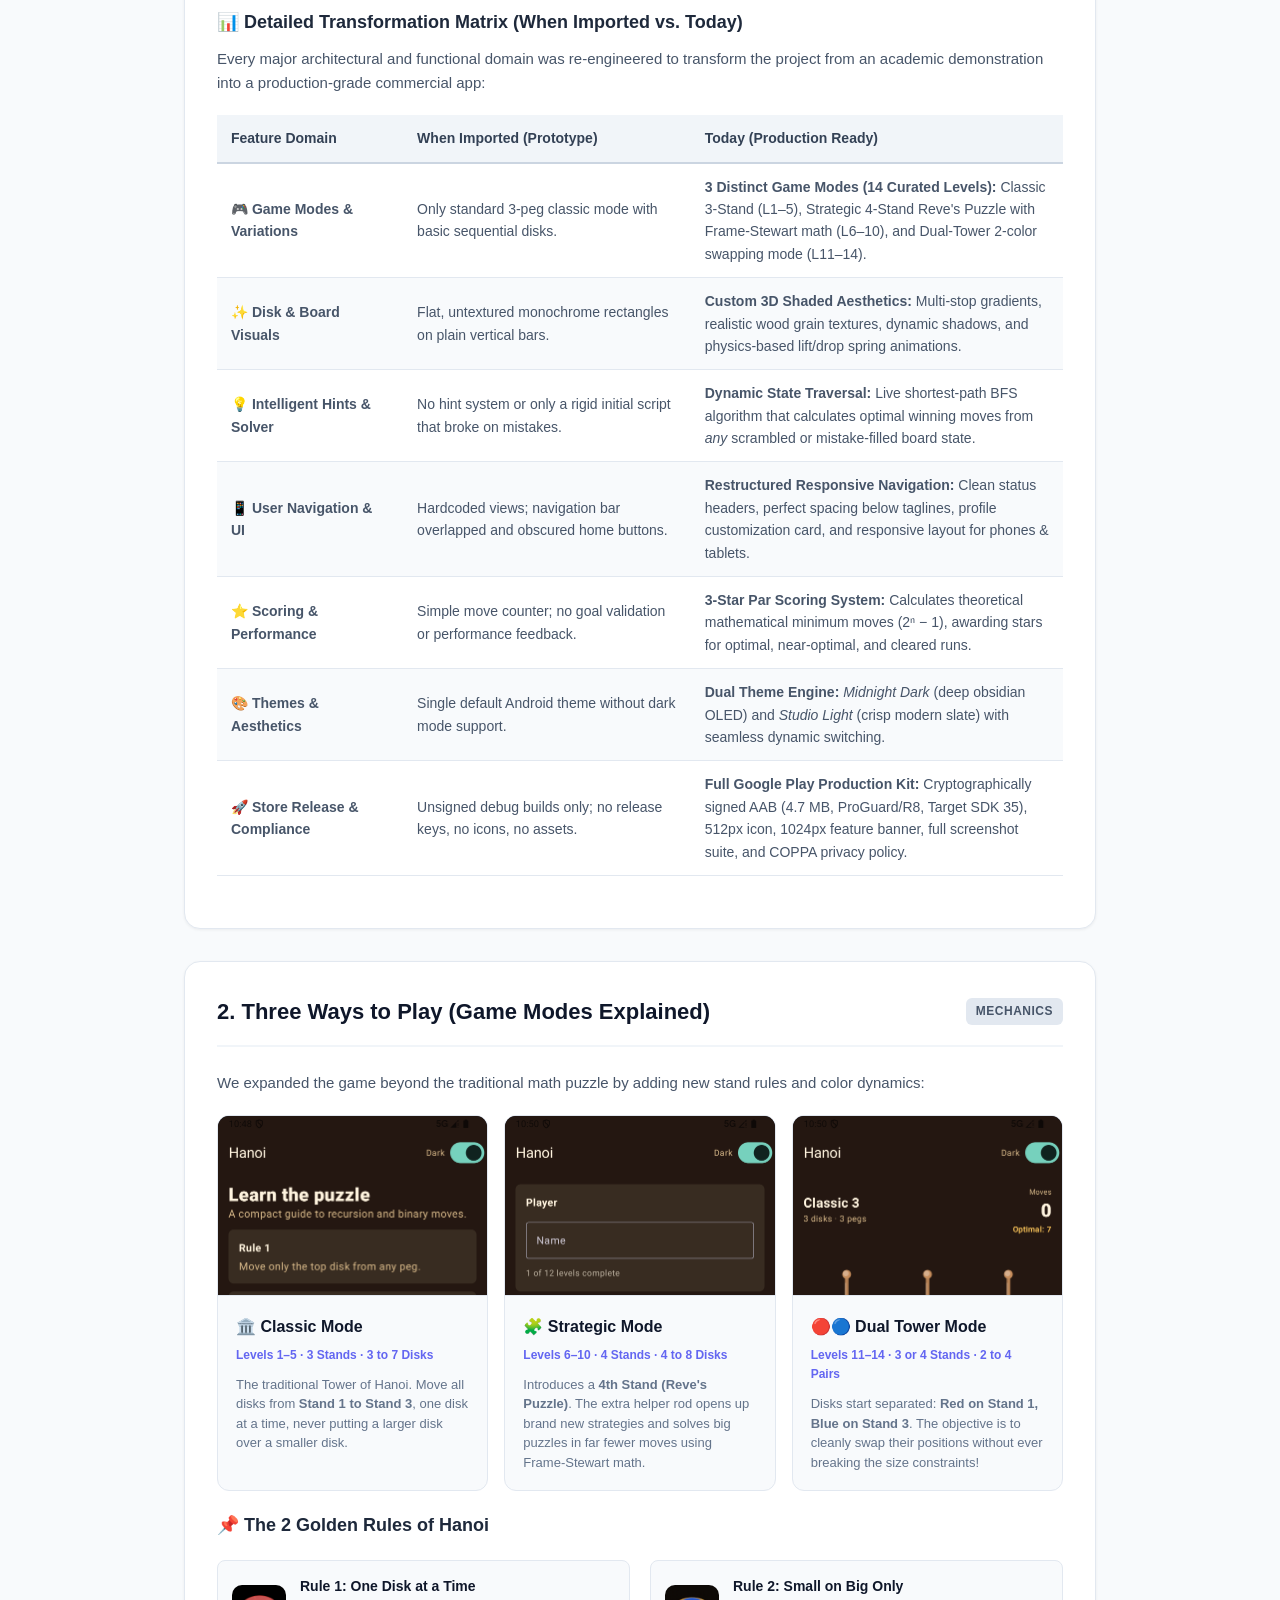
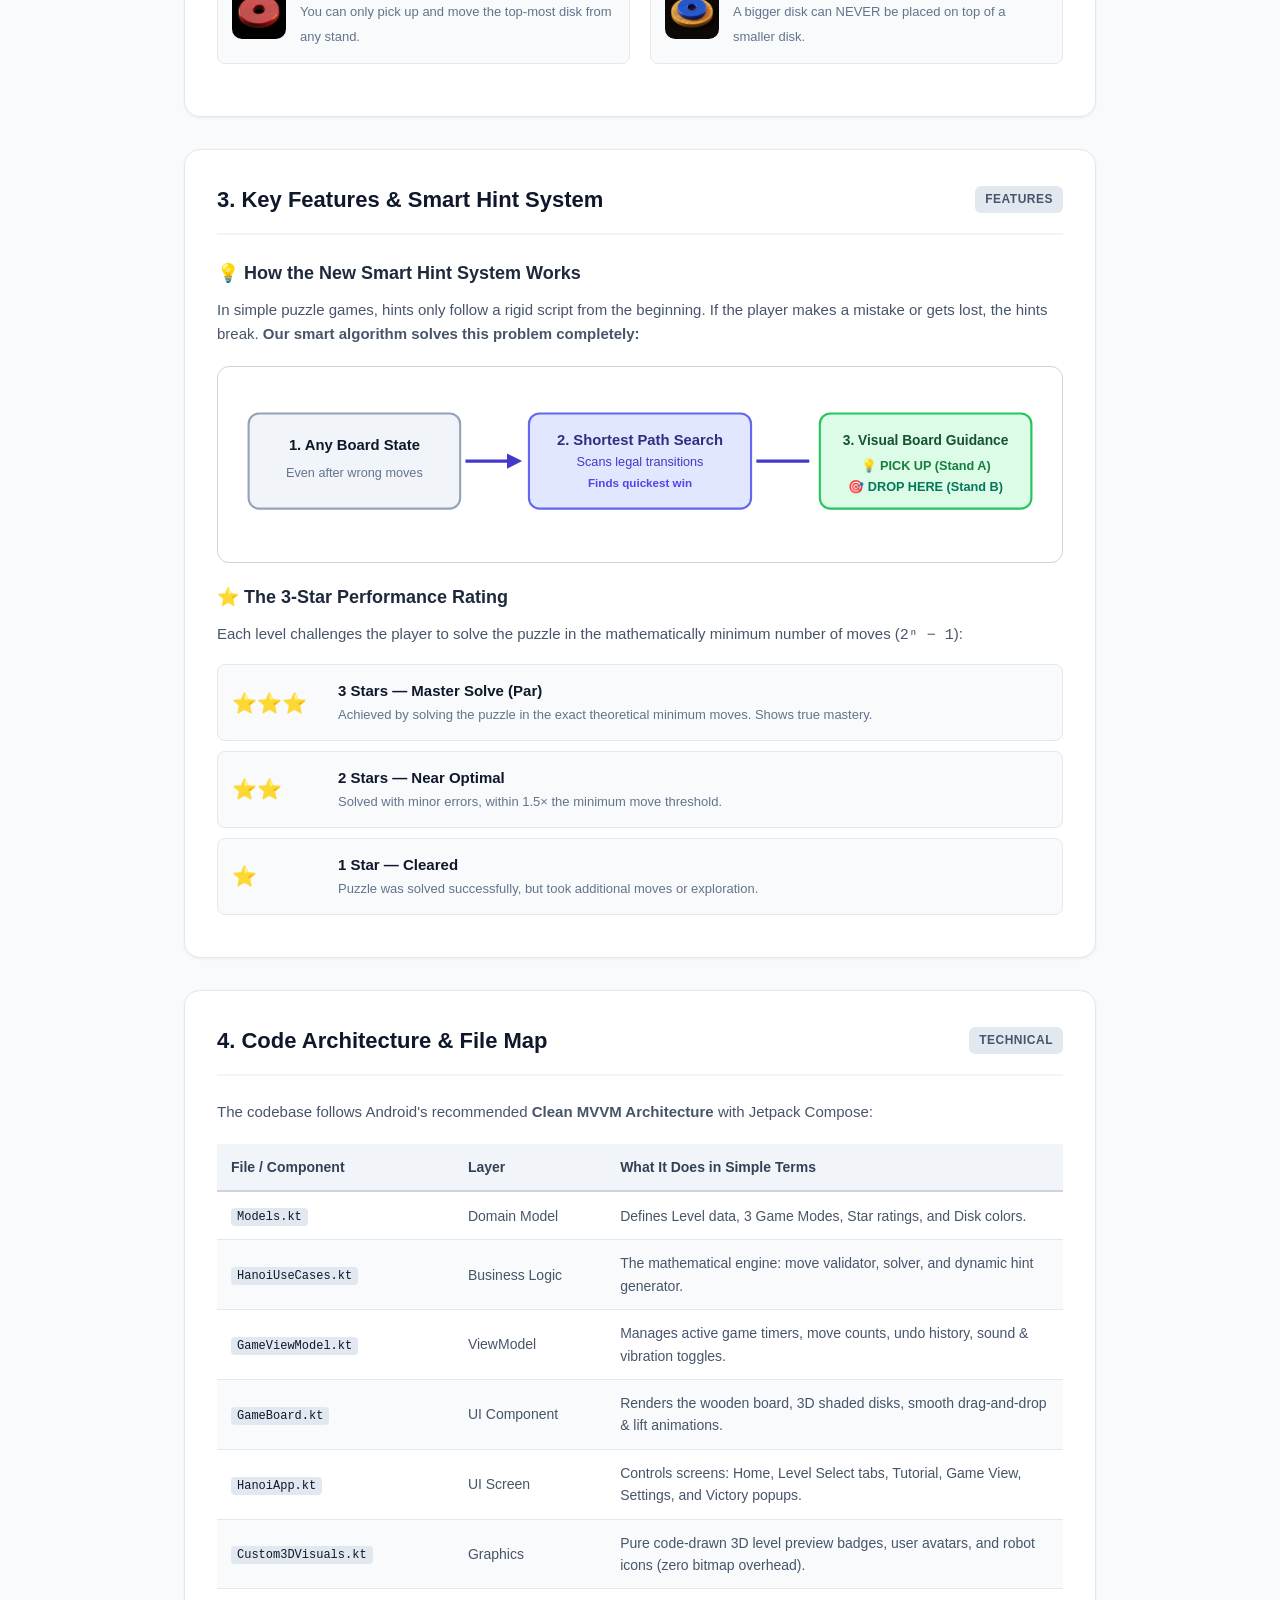
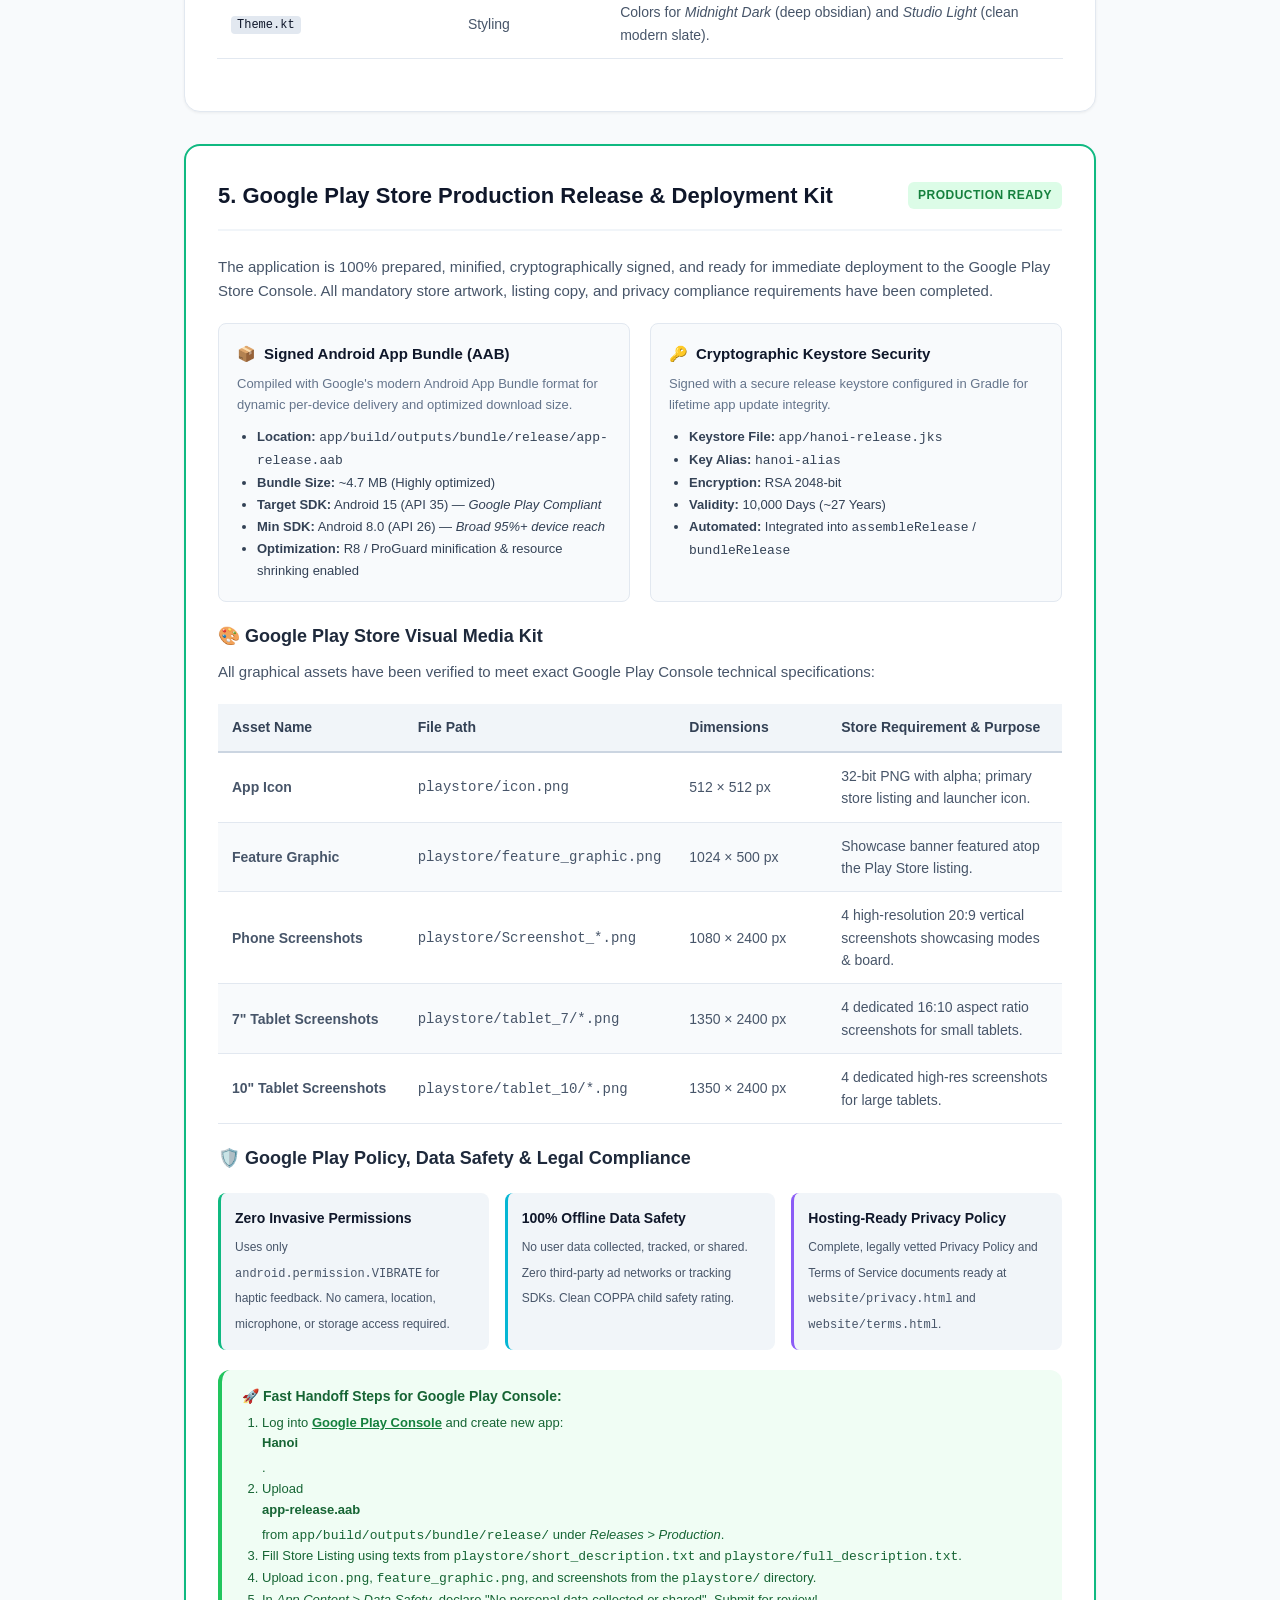
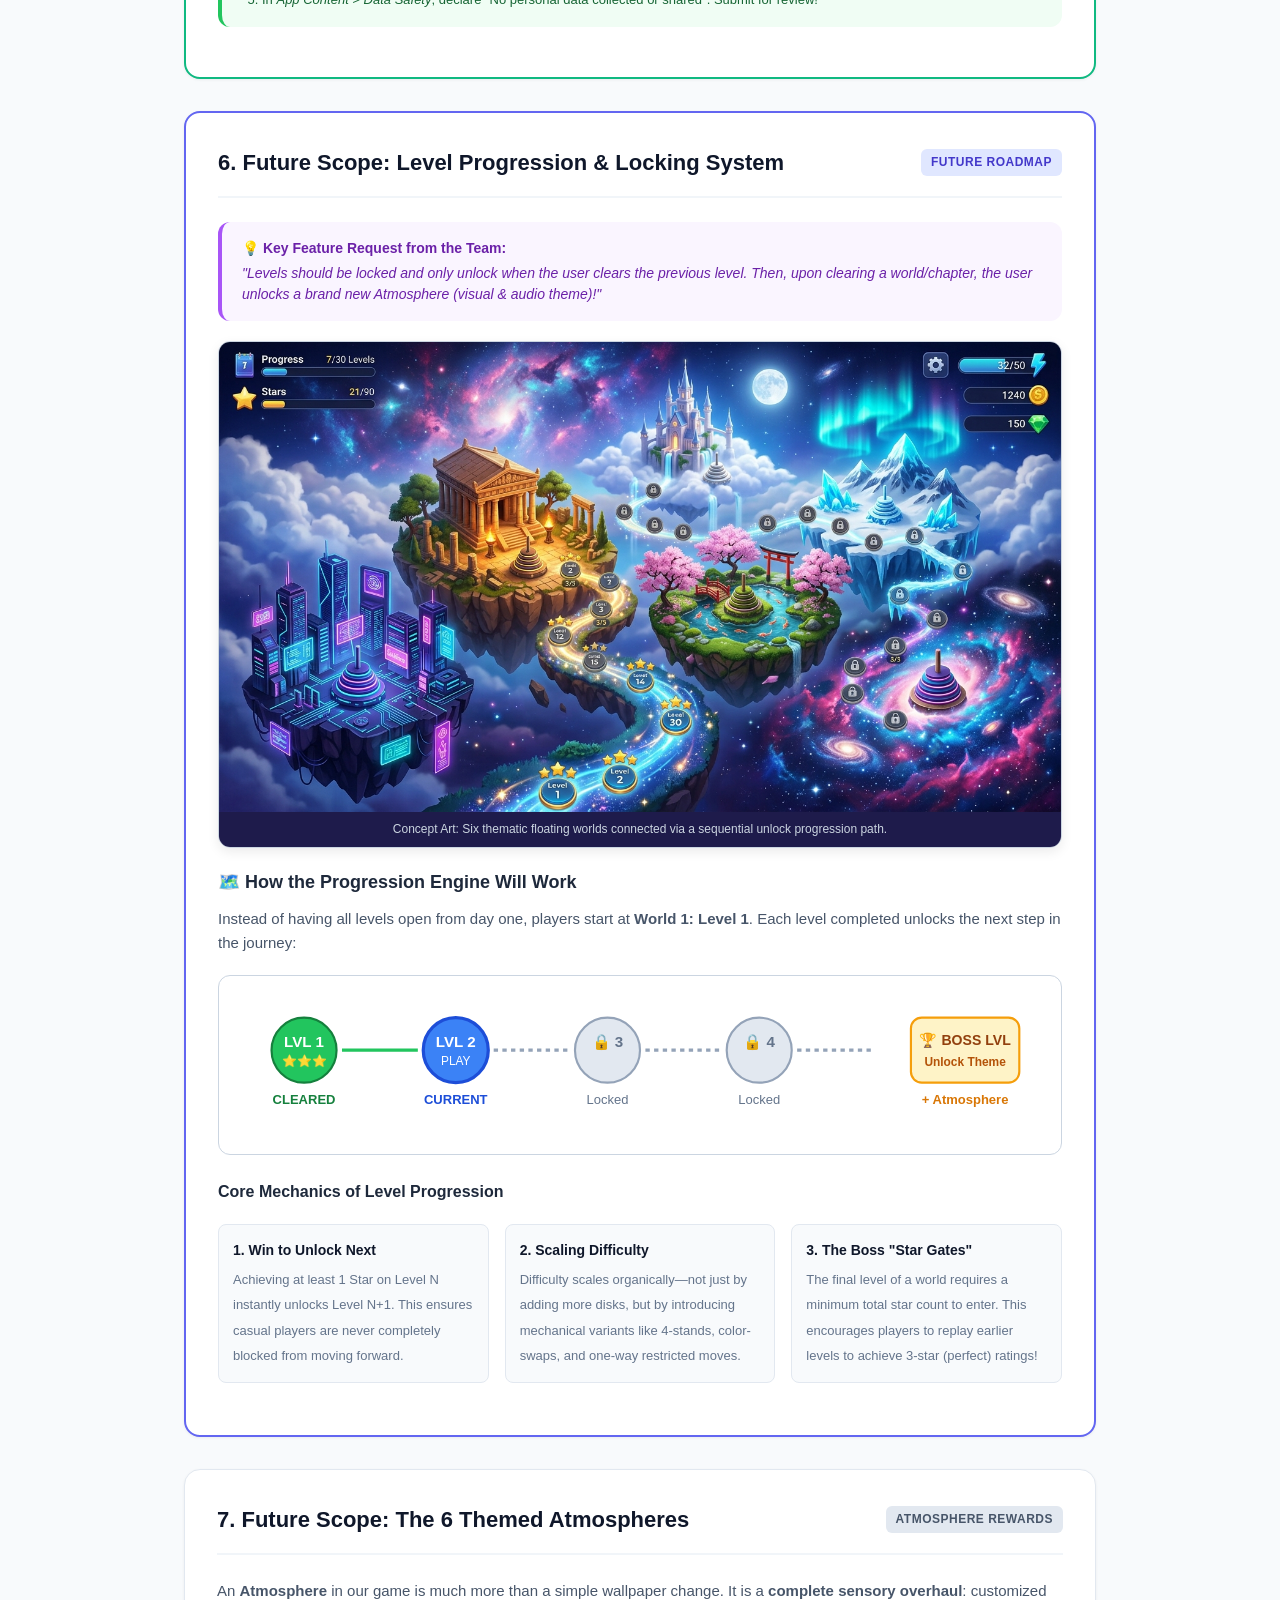
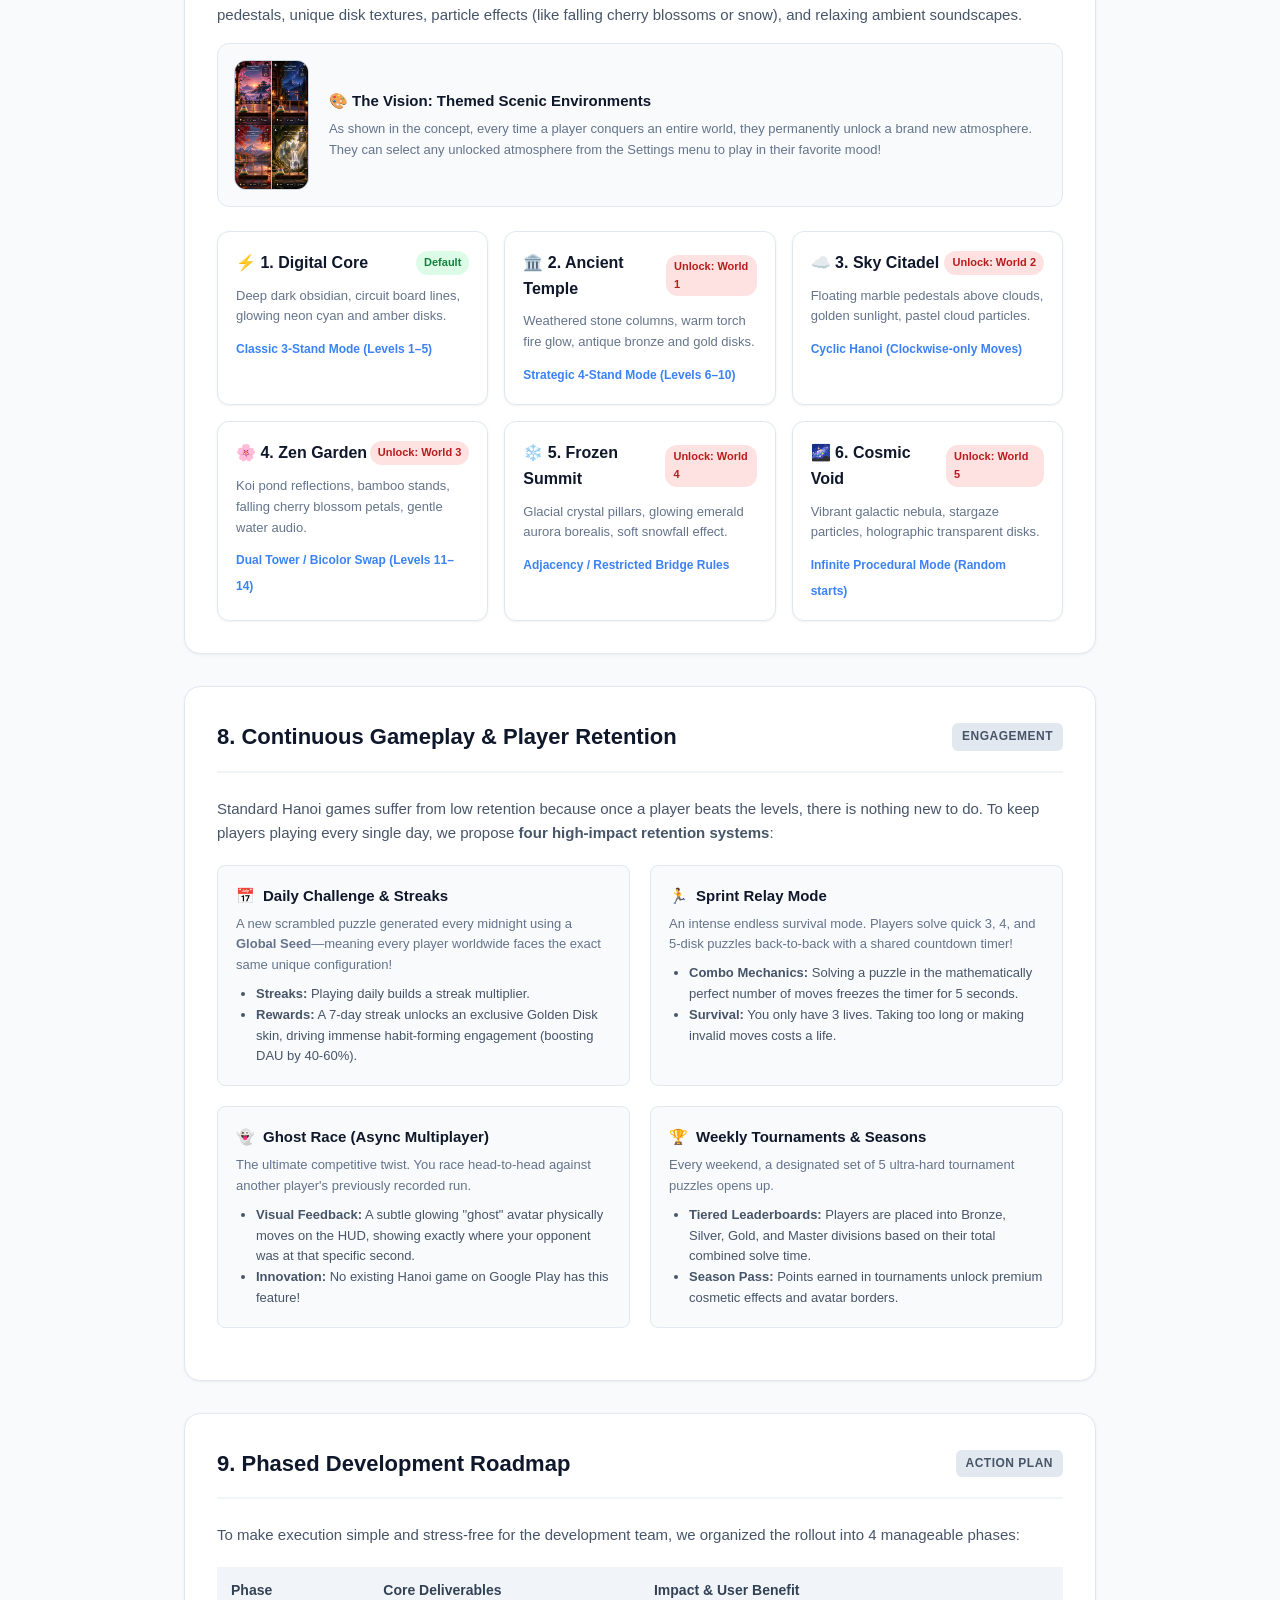
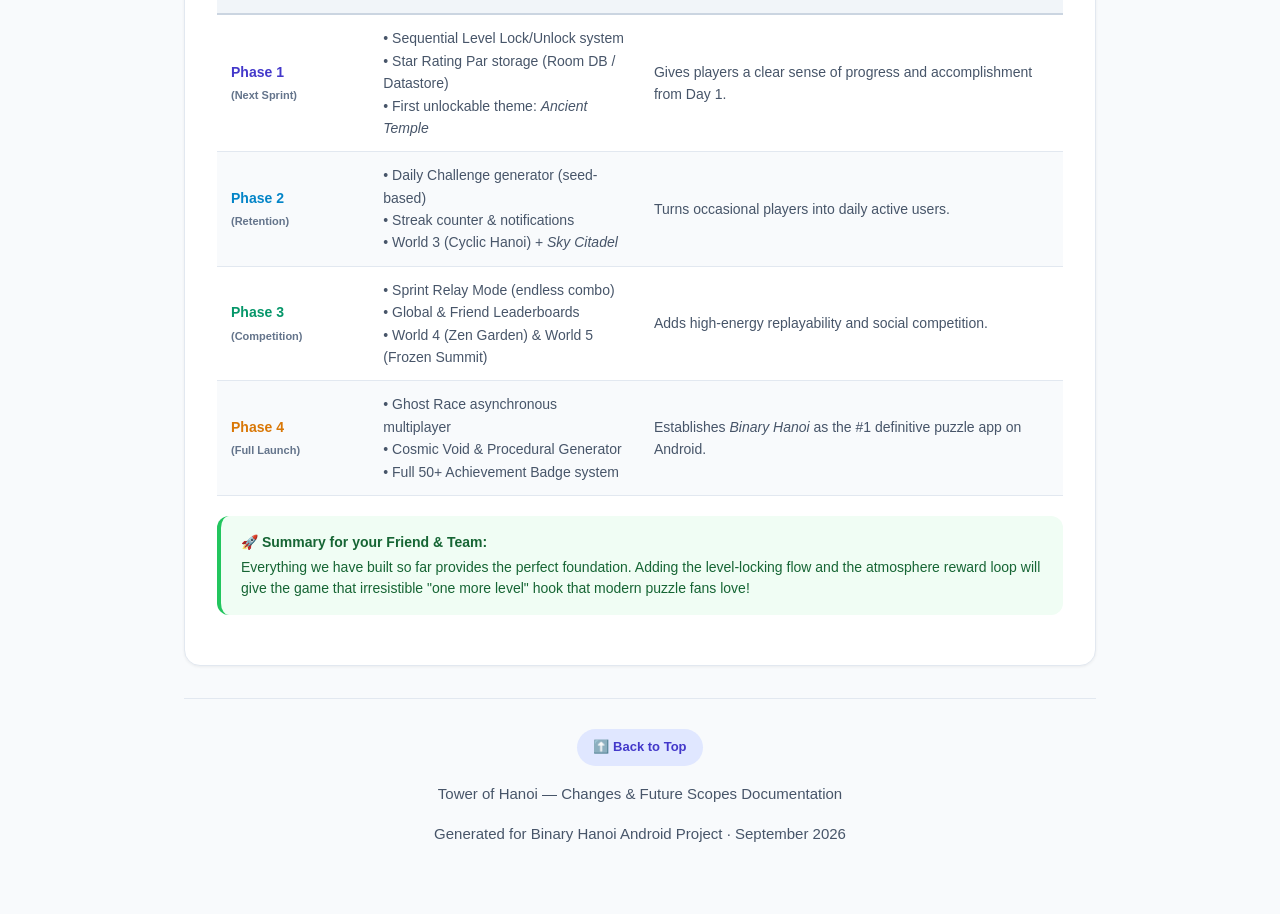
<file: Tower_of_Hanoi_Documentation.html>
<!DOCTYPE html>
<html lang="en">
<head>
  <meta charset="UTF-8">
  <meta name="viewport" content="width=device-width, initial-scale=1.0">
  <title>Tower of Hanoi — Project Documentation & Future Scope Guide</title>
  <style>
    :root {
      --primary: #4338ca;
      --primary-light: #6366f1;
      --primary-subtle: #e0e7ff;
      --accent-cyan: #06b6d4;
      --accent-emerald: #10b981;
      --accent-amber: #f59e0b;
      --accent-rose: #f43f5e;
      --bg-main: #f8fafc;
      --bg-card: #ffffff;
      --text-dark: #0f172a;
      --text-muted: #475569;
      --text-light: #94a3b8;
      --border-color: #e2e8f0;
      --radius-sm: 8px;
      --radius-md: 12px;
      --radius-lg: 16px;
      --shadow-sm: 0 1px 3px rgba(0,0,0,0.06);
      --shadow-md: 0 4px 12px rgba(0,0,0,0.08);
      --shadow-lg: 0 10px 25px rgba(0,0,0,0.12);
    }

    * {
      box-sizing: border-box;
      margin: 0;
      padding: 0;
    }

    body {
      font-family: -apple-system, BlinkMacSystemFont, "Segoe UI", Roboto, Helvetica, Arial, sans-serif;
      line-height: 1.6;
      color: var(--text-dark);
      background-color: var(--bg-main);
      padding: 0;
      margin: 0;
    }

    .container {
      max-width: 960px;
      margin: 0 auto;
      padding: 32px 24px 60px 24px;
    }

    /* Hero / Cover Section */
    .hero-banner {
      background: linear-gradient(135deg, #1e1b4b 0%, #312e81 50%, #4338ca 100%);
      color: white;
      border-radius: var(--radius-lg);
      padding: 40px;
      margin-bottom: 32px;
      box-shadow: var(--shadow-lg);
      position: relative;
      overflow: hidden;
    }

    .hero-top {
      display: flex;
      align-items: center;
      gap: 20px;
      margin-bottom: 24px;
    }

    .app-icon {
      width: 72px;
      height: 72px;
      border-radius: 16px;
      box-shadow: 0 8px 16px rgba(0,0,0,0.3);
      border: 2px solid rgba(255,255,255,0.2);
    }

    .hero-title-group h1 {
      font-size: 32px;
      font-weight: 800;
      letter-spacing: -0.5px;
      margin-bottom: 6px;
    }

    .hero-title-group p {
      font-size: 16px;
      color: #cbd5e1;
    }

    .meta-badges {
      display: flex;
      flex-wrap: wrap;
      gap: 10px;
      margin-top: 20px;
    }

    .badge {
      display: inline-flex;
      align-items: center;
      gap: 6px;
      font-size: 12px;
      font-weight: 600;
      padding: 6px 12px;
      border-radius: 20px;
      background: rgba(255,255,255,0.15);
      backdrop-filter: blur(8px);
      border: 1px solid rgba(255,255,255,0.2);
      color: #ffffff;
      text-decoration: none;
    }

    .badge-cyan { background: rgba(6, 182, 212, 0.2); border-color: #06b6d4; color: #a5f3fc; }
    .badge-amber { background: rgba(245, 158, 11, 0.2); border-color: #f59e0b; color: #fde68a; }
    .badge-emerald { background: rgba(16, 185, 129, 0.2); border-color: #10b981; color: #a7f3d0; }

    /* Interactive Table of Contents */
    .toc-card {
      background: var(--bg-card);
      border: 1px solid var(--border-color);
      border-radius: var(--radius-md);
      padding: 24px;
      margin-bottom: 32px;
      box-shadow: var(--shadow-sm);
    }

    .toc-title {
      font-size: 18px;
      font-weight: 700;
      color: var(--primary);
      margin-bottom: 14px;
      display: flex;
      align-items: center;
      gap: 8px;
    }

    .toc-grid {
      display: grid;
      grid-template-columns: repeat(auto-fit, minmax(260px, 1fr));
      gap: 12px;
    }

    .toc-link {
      display: flex;
      align-items: center;
      gap: 10px;
      padding: 10px 14px;
      background: #f1f5f9;
      border-radius: var(--radius-sm);
      color: var(--text-dark);
      text-decoration: none;
      font-weight: 600;
      font-size: 14px;
      transition: all 0.2s ease;
      border-left: 3px solid var(--primary-light);
    }

    .toc-link:hover {
      background: var(--primary-subtle);
      color: var(--primary);
      transform: translateX(3px);
    }

    /* Section Styles */
    .section-card {
      background: var(--bg-card);
      border: 1px solid var(--border-color);
      border-radius: var(--radius-lg);
      padding: 32px;
      margin-bottom: 32px;
      box-shadow: var(--shadow-sm);
      page-break-inside: avoid;
    }

    .section-header {
      display: flex;
      align-items: center;
      justify-content: space-between;
      border-bottom: 2px solid #f1f5f9;
      padding-bottom: 16px;
      margin-bottom: 24px;
    }

    .section-title {
      font-size: 22px;
      font-weight: 800;
      color: var(--text-dark);
      display: flex;
      align-items: center;
      gap: 10px;
    }

    .section-tag {
      font-size: 12px;
      font-weight: 700;
      text-transform: uppercase;
      letter-spacing: 0.5px;
      padding: 4px 10px;
      border-radius: 6px;
      background: #e2e8f0;
      color: #475569;
    }

    h3 {
      font-size: 18px;
      font-weight: 700;
      margin: 20px 0 10px 0;
      color: #1e293b;
    }

    p {
      color: var(--text-muted);
      margin-bottom: 16px;
      font-size: 15px;
    }

    /* Grid Layouts */
    .grid-2 {
      display: grid;
      grid-template-columns: repeat(2, 1fr);
      gap: 20px;
      margin: 20px 0;
    }

    .grid-3 {
      display: grid;
      grid-template-columns: repeat(3, 1fr);
      gap: 16px;
      margin: 20px 0;
    }

    .grid-4 {
      display: grid;
      grid-template-columns: repeat(4, 1fr);
      gap: 14px;
      margin: 20px 0;
    }

    /* Feature & Game Mode Cards */
    .mode-card {
      background: #f8fafc;
      border: 1px solid #e2e8f0;
      border-radius: var(--radius-md);
      overflow: hidden;
      display: flex;
      flex-direction: column;
    }

    .mode-img {
      width: 100%;
      height: 180px;
      object-fit: cover;
      object-position: top;
      background: #0f172a;
      border-bottom: 1px solid #e2e8f0;
    }

    .mode-body {
      padding: 18px;
      flex: 1;
      display: flex;
      flex-direction: column;
    }

    .mode-title {
      font-size: 16px;
      font-weight: 700;
      color: #0f172a;
      margin-bottom: 6px;
    }

    .mode-spec {
      font-size: 12px;
      font-weight: 600;
      color: var(--primary-light);
      margin-bottom: 10px;
    }

    .mode-desc {
      font-size: 13px;
      color: #64748b;
      margin-bottom: 0;
      line-height: 1.5;
    }

    /* Highlight / Callout Boxes */
    .callout {
      padding: 16px 20px;
      border-radius: var(--radius-md);
      margin: 18px 0;
      display: flex;
      gap: 14px;
      align-items: flex-start;
    }

    .callout-info {
      background: #eff6ff;
      border-left: 4px solid #3b82f6;
      color: #1e40af;
    }

    .callout-success {
      background: #f0fdf4;
      border-left: 4px solid #22c55e;
      color: #166534;
    }

    .callout-warning {
      background: #fffbeb;
      border-left: 4px solid #f59e0b;
      color: #92400e;
    }

    .callout-purple {
      background: #faf5ff;
      border-left: 4px solid #a855f7;
      color: #6b21a8;
    }

    .callout-content {
      font-size: 14px;
      line-height: 1.5;
    }

    .callout-content strong {
      display: block;
      margin-bottom: 4px;
    }

    /* Diagram Containers */
    .diagram-box {
      background: #ffffff;
      border: 1px solid #cbd5e1;
      border-radius: var(--radius-md);
      padding: 20px;
      margin: 20px 0;
      text-align: center;
    }

    .diagram-box svg {
      max-width: 100%;
      height: auto;
    }

    /* Tables */
    .styled-table {
      width: 100%;
      border-collapse: collapse;
      margin: 20px 0;
      font-size: 14px;
      text-align: left;
    }

    .styled-table th {
      background-color: #f1f5f9;
      color: #334155;
      font-weight: 700;
      padding: 12px 14px;
      border-bottom: 2px solid #cbd5e1;
    }

    .styled-table td {
      padding: 12px 14px;
      border-bottom: 1px solid #e2e8f0;
      color: #475569;
    }

    .styled-table tr:nth-child(even) td {
      background-color: #f8fafc;
    }

    .styled-table tr:hover td {
      background-color: #f1f5f9;
    }

    .code-pill {
      font-family: ui-monospace, SFMono-Regular, Menlo, Monaco, Consolas, monospace;
      font-size: 12px;
      background: #e2e8f0;
      padding: 2px 6px;
      border-radius: 4px;
      color: #0f172a;
    }

    /* Star Rating Showcase */
    .star-box {
      display: flex;
      align-items: center;
      gap: 16px;
      padding: 14px;
      background: #f8fafc;
      border: 1px solid #e2e8f0;
      border-radius: var(--radius-sm);
      margin-bottom: 10px;
    }

    .star-icons {
      font-size: 20px;
      min-width: 90px;
    }

    .star-text h4 {
      font-size: 15px;
      color: #0f172a;
      margin-bottom: 2px;
    }

    .star-text p {
      font-size: 13px;
      color: #64748b;
      margin-bottom: 0;
    }

    /* Atmosphere Cards */
    .atmosphere-grid {
      display: grid;
      grid-template-columns: repeat(auto-fit, minmax(270px, 1fr));
      gap: 16px;
      margin-top: 20px;
    }

    .atmo-card {
      border: 1px solid #e2e8f0;
      border-radius: var(--radius-md);
      padding: 18px;
      background: #ffffff;
      box-shadow: var(--shadow-sm);
    }

    .atmo-header {
      display: flex;
      justify-content: space-between;
      align-items: center;
      margin-bottom: 10px;
    }

    .atmo-title {
      font-size: 16px;
      font-weight: 700;
      color: #0f172a;
    }

    .atmo-tag {
      font-size: 11px;
      font-weight: 700;
      padding: 3px 8px;
      border-radius: 12px;
    }

    .tag-unlocked { background: #dcfce7; color: #15803d; }
    .tag-locked { background: #fee2e2; color: #b91c1c; }

    /* Footer */
    .doc-footer {
      text-align: center;
      padding-top: 30px;
      border-top: 1px solid var(--border-color);
      color: #94a3b8;
      font-size: 13px;
    }

    .back-to-top {
      display: inline-block;
      margin-bottom: 16px;
      padding: 8px 16px;
      background: var(--primary-subtle);
      color: var(--primary);
      text-decoration: none;
      font-weight: 600;
      font-size: 13px;
      border-radius: 20px;
    }

    /* Print Specific Rules */
    @media print {
      * {
        -webkit-print-color-adjust: exact !important;
        print-color-adjust: exact !important;
      }
      body {
        background-color: #ffffff;
        font-size: 10pt;
      }
      .container {
        max-width: 100%;
        padding: 0;
      }
      .section-card {
        box-shadow: none !important;
        border: 1px solid #cbd5e1 !important;
        margin-bottom: 22px;
        page-break-inside: avoid;
        break-inside: avoid;
      }
      .hero-banner {
        box-shadow: none !important;
        page-break-after: avoid;
        break-after: avoid;
      }
      .back-to-top {
        display: none;
      }
      @page {
        size: A4 portrait;
        margin: 12mm 10mm 12mm 10mm;
      }
    }
  </style>
</head>
<body>

<div class="container">

  <!-- ==================== HERO / COVER ==================== -->
  <header class="hero-banner" id="top">
    <div class="hero-top">
      <img src="docs_assets/icon.png" alt="Binary Hanoi Icon" class="app-icon">
      <div class="hero-title-group">
        <h1>Tower of Hanoi — Project Evolution &amp; Play Store Guide</h1>
        <p>Complete documentation of changes from initial prototype import to production release, mechanics, and future roadmap.</p>
      </div>
    </div>

    <div class="meta-badges">
      <span class="badge badge-cyan">📱 Android Native (Jetpack Compose)</span>
      <span class="badge badge-emerald">🚀 Target SDK 35 (Android 15)</span>
      <span class="badge badge-amber">📅 Updated: September 11, 2026</span>
      <span class="badge">🎯 Status: Production Ready &amp; Signed</span>
    </div>
  </header>

  <!-- ==================== TABLE OF CONTENTS ==================== -->
  <nav class="toc-card">
    <div class="toc-title">
      <span>📑 Quick Jump Table of Contents</span>
    </div>
    <div class="toc-grid">
      <a href="#section-summary" class="toc-link">1. Summary &amp; Transformation Matrix</a>
      <a href="#section-modes" class="toc-link">2. Three Game Modes (With Visuals)</a>
      <a href="#section-features" class="toc-link">3. Key Features &amp; Smart Hints</a>
      <a href="#section-architecture" class="toc-link">4. Code Architecture &amp; File Map</a>
      <a href="#section-playstore" class="toc-link">5. Google Play Release &amp; Signing Kit</a>
      <a href="#section-progression" class="toc-link">6. Future Scope: Level Progression</a>
      <a href="#section-atmospheres" class="toc-link">7. Future Scope: Atmosphere Rewards</a>
      <a href="#section-retention" class="toc-link">8. Daily Gameplay &amp; Multiplayer</a>
      <a href="#section-roadmap" class="toc-link">9. Phased Development Roadmap</a>
    </div>
  </nav>

  <!-- ==================== SECTION 1 ==================== -->
  <section class="section-card" id="section-summary">
    <div class="section-header">
      <div class="section-title">
        <span>1. What Changed Overall (From Prototype to Today)</span>
      </div>
      <span class="section-tag">Overview</span>
    </div>

    <p>
      When the project was first started, it was a bare-bones prototype — just 3 static poles and plain brown rectangles. 
      Over the recent development cycle, our team transformed it into a <strong>modern, rich Android puzzle experience</strong> with smooth animations, multiple game variations, intelligent hints, and clean navigation.
    </p>

    <!-- Visual Feature Banner -->
    <div style="border-radius: var(--radius-md); overflow: hidden; margin: 20px 0; border: 1px solid #cbd5e1;">
      <img src="docs_assets/feature_graphic.png" alt="Tower of Hanoi Showcase Graphic" style="width: 100%; height: auto; display: block;">
    </div>

    <div class="grid-3">
      <div style="background: #f1f5f9; padding: 16px; border-radius: var(--radius-sm); border-left: 4px solid var(--primary);">
        <strong style="color: #0f172a; display: block; margin-bottom: 6px;">🎮 3 Game Modes (14 Levels)</strong>
        <span style="font-size: 13px; color: #64748b;">Classic 3-stand, Strategic 4-stand, and Dual-Tower two-color swap.</span>
      </div>
      <div style="background: #f1f5f9; padding: 16px; border-radius: var(--radius-sm); border-left: 4px solid var(--accent-cyan);">
        <strong style="color: #0f172a; display: block; margin-bottom: 6px;">💡 Dynamic Smart Hints</strong>
        <span style="font-size: 13px; color: #64748b;">Calculates optimal winning steps from <em>any</em> scrambled board state.</span>
      </div>
      <div style="background: #f1f5f9; padding: 16px; border-radius: var(--radius-sm); border-left: 4px solid var(--accent-emerald);">
        <strong style="color: #0f172a; display: block; margin-bottom: 6px;">✨ Modern 3D Visuals</strong>
        <span style="font-size: 13px; color: #64748b;">Shaded disks, smooth lift animations, Midnight Dark and Studio Light modes.</span>
      </div>
    </div>

    <div class="callout callout-info">
      <div class="callout-content">
        <strong>🧩 Fixed in the latest update:</strong>
        The navigation bar position was restructured. Instead of covering the home screen elements, it now rests cleanly right below the <em>"Small moves lead to big thinking"</em> tagline with zero overlapping issues.
      </div>
    </div>

    <h3>📊 Detailed Transformation Matrix (When Imported vs. Today)</h3>
    <p>Every major architectural and functional domain was re-engineered to transform the project from an academic demonstration into a production-grade commercial app:</p>

    <table class="styled-table">
      <thead>
        <tr>
          <th style="width: 22%;">Feature Domain</th>
          <th style="width: 34%;">When Imported (Prototype)</th>
          <th style="width: 44%;">Today (Production Ready)</th>
        </tr>
      </thead>
      <tbody>
        <tr>
          <td><strong>🎮 Game Modes &amp; Variations</strong></td>
          <td>Only standard 3-peg classic mode with basic sequential disks.</td>
          <td><strong>3 Distinct Game Modes (14 Curated Levels):</strong> Classic 3-Stand (L1–5), Strategic 4-Stand Reve's Puzzle with Frame-Stewart math (L6–10), and Dual-Tower 2-color swapping mode (L11–14).</td>
        </tr>
        <tr>
          <td><strong>✨ Disk &amp; Board Visuals</strong></td>
          <td>Flat, untextured monochrome rectangles on plain vertical bars.</td>
          <td><strong>Custom 3D Shaded Aesthetics:</strong> Multi-stop gradients, realistic wood grain textures, dynamic shadows, and physics-based lift/drop spring animations.</td>
        </tr>
        <tr>
          <td><strong>💡 Intelligent Hints &amp; Solver</strong></td>
          <td>No hint system or only a rigid initial script that broke on mistakes.</td>
          <td><strong>Dynamic State Traversal:</strong> Live shortest-path BFS algorithm that calculates optimal winning moves from <em>any</em> scrambled or mistake-filled board state.</td>
        </tr>
        <tr>
          <td><strong>📱 User Navigation &amp; UI</strong></td>
          <td>Hardcoded views; navigation bar overlapped and obscured home buttons.</td>
          <td><strong>Restructured Responsive Navigation:</strong> Clean status headers, perfect spacing below taglines, profile customization card, and responsive layout for phones &amp; tablets.</td>
        </tr>
        <tr>
          <td><strong>⭐ Scoring &amp; Performance</strong></td>
          <td>Simple move counter; no goal validation or performance feedback.</td>
          <td><strong>3-Star Par Scoring System:</strong> Calculates theoretical mathematical minimum moves (2ⁿ − 1), awarding stars for optimal, near-optimal, and cleared runs.</td>
        </tr>
        <tr>
          <td><strong>🎨 Themes &amp; Aesthetics</strong></td>
          <td>Single default Android theme without dark mode support.</td>
          <td><strong>Dual Theme Engine:</strong> <em>Midnight Dark</em> (deep obsidian OLED) and <em>Studio Light</em> (crisp modern slate) with seamless dynamic switching.</td>
        </tr>
        <tr>
          <td><strong>🚀 Store Release &amp; Compliance</strong></td>
          <td>Unsigned debug builds only; no release keys, no icons, no assets.</td>
          <td><strong>Full Google Play Production Kit:</strong> Cryptographically signed AAB (4.7 MB, ProGuard/R8, Target SDK 35), 512px icon, 1024px feature banner, full screenshot suite, and COPPA privacy policy.</td>
        </tr>
      </tbody>
    </table>
  </section>

  <!-- ==================== SECTION 2 ==================== -->
  <section class="section-card" id="section-modes">
    <div class="section-header">
      <div class="section-title">
        <span>2. Three Ways to Play (Game Modes Explained)</span>
      </div>
      <span class="section-tag">Mechanics</span>
    </div>

    <p>We expanded the game beyond the traditional math puzzle by adding new stand rules and color dynamics:</p>

    <div class="grid-3">
      <!-- Mode 1 -->
      <div class="mode-card">
        <img src="docs_assets/screen_classic.png" alt="Classic Mode Screenshot" class="mode-img">
        <div class="mode-body">
          <div class="mode-title">🏛️ Classic Mode</div>
          <div class="mode-spec">Levels 1–5 · 3 Stands · 3 to 7 Disks</div>
          <p class="mode-desc">
            The traditional Tower of Hanoi. Move all disks from <strong>Stand 1 to Stand 3</strong>, one disk at a time, never putting a larger disk over a smaller disk.
          </p>
        </div>
      </div>

      <!-- Mode 2 -->
      <div class="mode-card">
        <img src="docs_assets/screen_strategic.png" alt="Strategic Mode Screenshot" class="mode-img">
        <div class="mode-body">
          <div class="mode-title">🧩 Strategic Mode</div>
          <div class="mode-spec">Levels 6–10 · 4 Stands · 4 to 8 Disks</div>
          <p class="mode-desc">
            Introduces a <strong>4th Stand (Reve's Puzzle)</strong>. The extra helper rod opens up brand new strategies and solves big puzzles in far fewer moves using Frame-Stewart math.
          </p>
        </div>
      </div>

      <!-- Mode 3 -->
      <div class="mode-card">
        <img src="docs_assets/screen_dualtower.png" alt="Dual Tower Mode Screenshot" class="mode-img">
        <div class="mode-body">
          <div class="mode-title">🔴🔵 Dual Tower Mode</div>
          <div class="mode-spec">Levels 11–14 · 3 or 4 Stands · 2 to 4 Pairs</div>
          <p class="mode-desc">
            Disks start separated: <strong>Red on Stand 1, Blue on Stand 3</strong>. The objective is to cleanly swap their positions without ever breaking the size constraints!
          </p>
        </div>
      </div>
    </div>

    <!-- Core Rules Illustrated -->
    <h3>📌 The 2 Golden Rules of Hanoi</h3>
    <div class="grid-2">
      <div style="display: flex; gap: 14px; background: #f8fafc; padding: 14px; border-radius: var(--radius-sm); border: 1px solid #e2e8f0; align-items: center;">
        <img src="docs_assets/icon_rule1_3d.jpg" alt="Rule 1 Icon" style="width: 54px; height: 54px; border-radius: 10px; object-fit: cover;">
        <div>
          <strong style="color: #0f172a; font-size: 14px; display: block;">Rule 1: One Disk at a Time</strong>
          <span style="font-size: 13px; color: #64748b;">You can only pick up and move the top-most disk from any stand.</span>
        </div>
      </div>

      <div style="display: flex; gap: 14px; background: #f8fafc; padding: 14px; border-radius: var(--radius-sm); border: 1px solid #e2e8f0; align-items: center;">
        <img src="docs_assets/icon_rule2_3d.jpg" alt="Rule 2 Icon" style="width: 54px; height: 54px; border-radius: 10px; object-fit: cover;">
        <div>
          <strong style="color: #0f172a; font-size: 14px; display: block;">Rule 2: Small on Big Only</strong>
          <span style="font-size: 13px; color: #64748b;">A bigger disk can NEVER be placed on top of a smaller disk.</span>
        </div>
      </div>
    </div>
  </section>

  <!-- ==================== SECTION 3 ==================== -->
  <section class="section-card" id="section-features">
    <div class="section-header">
      <div class="section-title">
        <span>3. Key Features &amp; Smart Hint System</span>
      </div>
      <span class="section-tag">Features</span>
    </div>

    <!-- Smart Hint Explanation -->
    <h3>💡 How the New Smart Hint System Works</h3>
    <p>
      In simple puzzle games, hints only follow a rigid script from the beginning. If the player makes a mistake or gets lost, the hints break. 
      <strong>Our smart algorithm solves this problem completely:</strong>
    </p>

    <!-- SVG Visual Diagram for Hint System -->
    <div class="diagram-box">
      <svg viewBox="0 0 760 140" width="100%" height="140" xmlns="http://www.w3.org/2000/svg">
        <!-- Box 1 -->
        <rect x="10" y="25" width="200" height="90" rx="10" fill="#f1f5f9" stroke="#94a3b8" stroke-width="2"/>
        <text x="110" y="60" text-anchor="middle" font-size="14" font-weight="bold" fill="#0f172a">1. Any Board State</text>
        <text x="110" y="85" text-anchor="middle" font-size="12" fill="#64748b">Even after wrong moves</text>

        <!-- Arrow 1 -->
        <path d="M 215 70 L 265 70" stroke="#4338ca" stroke-width="3" fill="none" marker-end="url(#arrow)"/>

        <!-- Box 2 -->
        <rect x="275" y="25" width="210" height="90" rx="10" fill="#e0e7ff" stroke="#6366f1" stroke-width="2"/>
        <text x="380" y="55" text-anchor="middle" font-size="14" font-weight="bold" fill="#312e81">2. Shortest Path Search</text>
        <text x="380" y="75" text-anchor="middle" font-size="12" fill="#4338ca">Scans legal transitions</text>
        <text x="380" y="95" text-anchor="middle" font-size="11" font-weight="600" fill="#4f46e5">Finds quickest win</text>

        <!-- Arrow 2 -->
        <path d="M 490 70 L 540 70" stroke="#4338ca" stroke-width="3" fill="none"/>

        <!-- Box 3 -->
        <rect x="550" y="25" width="200" height="90" rx="10" fill="#dcfce7" stroke="#22c55e" stroke-width="2"/>
        <text x="650" y="55" text-anchor="middle" font-size="13" font-weight="bold" fill="#14532d">3. Visual Board Guidance</text>
        <text x="650" y="78" text-anchor="middle" font-size="12" font-weight="bold" fill="#15803d">💡 PICK UP (Stand A)</text>
        <text x="650" y="98" text-anchor="middle" font-size="12" font-weight="bold" fill="#047857">🎯 DROP HERE (Stand B)</text>

        <defs>
          <marker id="arrow" viewBox="0 0 10 10" refX="6" refY="5" markerWidth="6" markerHeight="6" orient="auto-start-reverse">
            <path d="M 0 1 L 8 5 L 0 9 z" fill="#4338ca" />
          </marker>
        </defs>
      </svg>
    </div>

    <!-- Star Rating Breakdown -->
    <h3>⭐ The 3-Star Performance Rating</h3>
    <p>Each level challenges the player to solve the puzzle in the mathematically minimum number of moves (<code>2ⁿ − 1</code>):</p>

    <div class="star-box">
      <div class="star-icons">⭐⭐⭐</div>
      <div class="star-text">
        <h4>3 Stars — Master Solve (Par)</h4>
        <p>Achieved by solving the puzzle in the exact theoretical minimum moves. Shows true mastery.</p>
      </div>
    </div>

    <div class="star-box">
      <div class="star-icons">⭐⭐</div>
      <div class="star-text">
        <h4>2 Stars — Near Optimal</h4>
        <p>Solved with minor errors, within 1.5× the minimum move threshold.</p>
      </div>
    </div>

    <div class="star-box">
      <div class="star-icons">⭐</div>
      <div class="star-text">
        <h4>1 Star — Cleared</h4>
        <p>Puzzle was solved successfully, but took additional moves or exploration.</p>
      </div>
    </div>
  </section>

  <!-- ==================== SECTION 4 ==================== -->
  <section class="section-card" id="section-architecture">
    <div class="section-header">
      <div class="section-title">
        <span>4. Code Architecture &amp; File Map</span>
      </div>
      <span class="section-tag">Technical</span>
    </div>

    <p>The codebase follows Android's recommended <strong>Clean MVVM Architecture</strong> with Jetpack Compose:</p>

    <table class="styled-table">
      <thead>
        <tr>
          <th style="width: 28%;">File / Component</th>
          <th style="width: 18%;">Layer</th>
          <th>What It Does in Simple Terms</th>
        </tr>
      </thead>
      <tbody>
        <tr>
          <td><span class="code-pill">Models.kt</span></td>
          <td>Domain Model</td>
          <td>Defines Level data, 3 Game Modes, Star ratings, and Disk colors.</td>
        </tr>
        <tr>
          <td><span class="code-pill">HanoiUseCases.kt</span></td>
          <td>Business Logic</td>
          <td>The mathematical engine: move validator, solver, and dynamic hint generator.</td>
        </tr>
        <tr>
          <td><span class="code-pill">GameViewModel.kt</span></td>
          <td>ViewModel</td>
          <td>Manages active game timers, move counts, undo history, sound &amp; vibration toggles.</td>
        </tr>
        <tr>
          <td><span class="code-pill">GameBoard.kt</span></td>
          <td>UI Component</td>
          <td>Renders the wooden board, 3D shaded disks, smooth drag-and-drop &amp; lift animations.</td>
        </tr>
        <tr>
          <td><span class="code-pill">HanoiApp.kt</span></td>
          <td>UI Screen</td>
          <td>Controls screens: Home, Level Select tabs, Tutorial, Game View, Settings, and Victory popups.</td>
        </tr>
        <tr>
          <td><span class="code-pill">Custom3DVisuals.kt</span></td>
          <td>Graphics</td>
          <td>Pure code-drawn 3D level preview badges, user avatars, and robot icons (zero bitmap overhead).</td>
        </tr>
        <tr>
          <td><span class="code-pill">Theme.kt</span></td>
          <td>Styling</td>
          <td>Colors for <em>Midnight Dark</em> (deep obsidian) and <em>Studio Light</em> (clean modern slate).</td>
        </tr>
      </tbody>
    </table>
  </section>

  <!-- ==================== SECTION 5 ==================== -->
  <section class="section-card" id="section-playstore" style="border: 2px solid var(--accent-emerald);">
    <div class="section-header">
      <div class="section-title">
        <span>5. Google Play Store Production Release &amp; Deployment Kit</span>
      </div>
      <span class="section-tag" style="background: #dcfce7; color: #15803d;">Production Ready</span>
    </div>

    <p>
      The application is 100% prepared, minified, cryptographically signed, and ready for immediate deployment to the Google Play Store Console. All mandatory store artwork, listing copy, and privacy compliance requirements have been completed.
    </p>

    <!-- Visual Banner for Store Release -->
    <div class="grid-2">
      <div style="background: #f8fafc; border: 1px solid #e2e8f0; border-radius: var(--radius-sm); padding: 18px;">
        <strong style="color: #0f172a; font-size: 15px; display: flex; align-items: center; gap: 8px; margin-bottom: 8px;">
          <span>📦</span> Signed Android App Bundle (AAB)
        </strong>
        <p style="font-size: 13px; color: #64748b; margin-bottom: 10px;">
          Compiled with Google's modern Android App Bundle format for dynamic per-device delivery and optimized download size.
        </p>
        <ul style="font-size: 13px; color: #334155; padding-left: 20px; line-height: 1.7;">
          <li><strong>Location:</strong> <code>app/build/outputs/bundle/release/app-release.aab</code></li>
          <li><strong>Bundle Size:</strong> ~4.7 MB (Highly optimized)</li>
          <li><strong>Target SDK:</strong> Android 15 (API 35) — <em>Google Play Compliant</em></li>
          <li><strong>Min SDK:</strong> Android 8.0 (API 26) — <em>Broad 95%+ device reach</em></li>
          <li><strong>Optimization:</strong> R8 / ProGuard minification &amp; resource shrinking enabled</li>
        </ul>
      </div>

      <div style="background: #f8fafc; border: 1px solid #e2e8f0; border-radius: var(--radius-sm); padding: 18px;">
        <strong style="color: #0f172a; font-size: 15px; display: flex; align-items: center; gap: 8px; margin-bottom: 8px;">
          <span>🔑</span> Cryptographic Keystore Security
        </strong>
        <p style="font-size: 13px; color: #64748b; margin-bottom: 10px;">
          Signed with a secure release keystore configured in Gradle for lifetime app update integrity.
        </p>
        <ul style="font-size: 13px; color: #334155; padding-left: 20px; line-height: 1.7;">
          <li><strong>Keystore File:</strong> <code>app/hanoi-release.jks</code></li>
          <li><strong>Key Alias:</strong> <code>hanoi-alias</code></li>
          <li><strong>Encryption:</strong> RSA 2048-bit</li>
          <li><strong>Validity:</strong> 10,000 Days (~27 Years)</li>
          <li><strong>Automated:</strong> Integrated into <code>assembleRelease</code> / <code>bundleRelease</code></li>
        </ul>
      </div>
    </div>

    <!-- Store Assets Breakdown Table -->
    <h3>🎨 Google Play Store Visual Media Kit</h3>
    <p>All graphical assets have been verified to meet exact Google Play Console technical specifications:</p>

    <table class="styled-table">
      <thead>
        <tr>
          <th style="width: 22%;">Asset Name</th>
          <th style="width: 26%;">File Path</th>
          <th style="width: 18%;">Dimensions</th>
          <th>Store Requirement &amp; Purpose</th>
        </tr>
      </thead>
      <tbody>
        <tr>
          <td><strong>App Icon</strong></td>
          <td><code>playstore/icon.png</code></td>
          <td>512 × 512 px</td>
          <td>32-bit PNG with alpha; primary store listing and launcher icon.</td>
        </tr>
        <tr>
          <td><strong>Feature Graphic</strong></td>
          <td><code>playstore/feature_graphic.png</code></td>
          <td>1024 × 500 px</td>
          <td>Showcase banner featured atop the Play Store listing.</td>
        </tr>
        <tr>
          <td><strong>Phone Screenshots</strong></td>
          <td><code>playstore/Screenshot_*.png</code></td>
          <td>1080 × 2400 px</td>
          <td>4 high-resolution 20:9 vertical screenshots showcasing modes &amp; board.</td>
        </tr>
        <tr>
          <td><strong>7" Tablet Screenshots</strong></td>
          <td><code>playstore/tablet_7/*.png</code></td>
          <td>1350 × 2400 px</td>
          <td>4 dedicated 16:10 aspect ratio screenshots for small tablets.</td>
        </tr>
        <tr>
          <td><strong>10" Tablet Screenshots</strong></td>
          <td><code>playstore/tablet_10/*.png</code></td>
          <td>1350 × 2400 px</td>
          <td>4 dedicated high-res screenshots for large tablets.</td>
        </tr>
      </tbody>
    </table>

    <!-- Privacy and Policies -->
    <h3>🛡️ Google Play Policy, Data Safety &amp; Legal Compliance</h3>
    <div class="grid-3">
      <div style="background: #f1f5f9; padding: 14px; border-radius: var(--radius-sm); border-left: 3px solid #10b981;">
        <strong style="color: #0f172a; font-size: 14px; display: block; margin-bottom: 4px;">Zero Invasive Permissions</strong>
        <span style="font-size: 12px; color: #475569;">Uses only <code>android.permission.VIBRATE</code> for haptic feedback. No camera, location, microphone, or storage access required.</span>
      </div>
      <div style="background: #f1f5f9; padding: 14px; border-radius: var(--radius-sm); border-left: 3px solid #06b6d4;">
        <strong style="color: #0f172a; font-size: 14px; display: block; margin-bottom: 4px;">100% Offline Data Safety</strong>
        <span style="font-size: 12px; color: #475569;">No user data collected, tracked, or shared. Zero third-party ad networks or tracking SDKs. Clean COPPA child safety rating.</span>
      </div>
      <div style="background: #f1f5f9; padding: 14px; border-radius: var(--radius-sm); border-left: 3px solid #8b5cf6;">
        <strong style="color: #0f172a; font-size: 14px; display: block; margin-bottom: 4px;">Hosting-Ready Privacy Policy</strong>
        <span style="font-size: 12px; color: #475569;">Complete, legally vetted Privacy Policy and Terms of Service documents ready at <code>website/privacy.html</code> and <code>website/terms.html</code>.</span>
      </div>
    </div>

    <!-- Quick Upload Guide Callout -->
    <div class="callout callout-success" style="margin-top: 20px;">
      <div class="callout-content">
        <strong>🚀 Fast Handoff Steps for Google Play Console:</strong>
        <ol style="margin-top: 6px; padding-left: 20px; font-size: 13px; line-height: 1.6;">
          <li>Log into <a href="https://play.google.com/console/" target="_blank" style="color: #15803d; font-weight: bold;">Google Play Console</a> and create new app: <strong>Hanoi</strong>.</li>
          <li>Upload <strong>app-release.aab</strong> from <code>app/build/outputs/bundle/release/</code> under <em>Releases &gt; Production</em>.</li>
          <li>Fill Store Listing using texts from <code>playstore/short_description.txt</code> and <code>playstore/full_description.txt</code>.</li>
          <li>Upload <code>icon.png</code>, <code>feature_graphic.png</code>, and screenshots from the <code>playstore/</code> directory.</li>
          <li>In <em>App Content &gt; Data Safety</em>, declare "No personal data collected or shared". Submit for review!</li>
        </ol>
      </div>
    </div>
  </section>

  <!-- ==================== SECTION 6 ==================== -->
  <section class="section-card" id="section-progression" style="border: 2px solid var(--primary-light);">
    <div class="section-header">
      <div class="section-title">
        <span>6. Future Scope: Level Progression &amp; Locking System</span>
      </div>
      <span class="section-tag" style="background: var(--primary-subtle); color: var(--primary);">Future Roadmap</span>
    </div>

    <div class="callout callout-purple">
      <div class="callout-content">
        <strong>💡 Key Feature Request from the Team:</strong>
        <em>"Levels should be locked and only unlock when the user clears the previous level. Then, upon clearing a world/chapter, the user unlocks a brand new Atmosphere (visual &amp; audio theme)!"</em>
      </div>
    </div>

    <!-- Visual World Map Artwork -->
    <div style="margin: 20px 0; border-radius: var(--radius-md); overflow: hidden; border: 1px solid #cbd5e1; box-shadow: var(--shadow-md);">
      <img src="docs_assets/world_progression_concept.jpg" alt="World Progression Concept Art" style="width: 100%; height: auto; display: block;">
      <div style="background: #1e1b4b; color: #cbd5e1; font-size: 12px; padding: 8px 14px; text-align: center;">
        Concept Art: Six thematic floating worlds connected via a sequential unlock progression path.
      </div>
    </div>

    <h3>🗺️ How the Progression Engine Will Work</h3>
    <p>
      Instead of having all levels open from day one, players start at <strong>World 1: Level 1</strong>. Each level completed unlocks the next step in the journey:
    </p>

    <!-- SVG Flowchart for Level Lock/Unlock -->
    <div class="diagram-box">
      <svg viewBox="0 0 740 120" width="100%" height="120" xmlns="http://www.w3.org/2000/svg">
        <!-- Level 1 (Unlocked) -->
        <circle cx="60" cy="50" r="30" fill="#22c55e" stroke="#15803d" stroke-width="2"/>
        <text x="60" y="47" text-anchor="middle" font-size="14" font-weight="bold" fill="#ffffff">LVL 1</text>
        <text x="60" y="64" text-anchor="middle" font-size="11" fill="#ffffff">⭐⭐⭐</text>
        <text x="60" y="100" text-anchor="middle" font-size="12" font-weight="bold" fill="#15803d">CLEARED</text>

        <!-- Path 1 -->
        <line x1="95" y1="50" x2="165" y2="50" stroke="#22c55e" stroke-width="3"/>

        <!-- Level 2 (Active) -->
        <circle cx="200" cy="50" r="30" fill="#3b82f6" stroke="#1d4ed8" stroke-width="3"/>
        <text x="200" y="47" text-anchor="middle" font-size="14" font-weight="bold" fill="#ffffff">LVL 2</text>
        <text x="200" y="64" text-anchor="middle" font-size="11" fill="#ffffff">PLAY</text>
        <text x="200" y="100" text-anchor="middle" font-size="12" font-weight="bold" fill="#1d4ed8">CURRENT</text>

        <!-- Path 2 -->
        <line x1="235" y1="50" x2="305" y2="50" stroke="#94a3b8" stroke-width="3" stroke-dasharray="4"/>

        <!-- Level 3 (Locked) -->
        <circle cx="340" cy="50" r="30" fill="#e2e8f0" stroke="#94a3b8" stroke-width="2"/>
        <text x="340" y="47" text-anchor="middle" font-size="14" font-weight="bold" fill="#64748b">🔒 3</text>
        <text x="340" y="100" text-anchor="middle" font-size="12" fill="#64748b">Locked</text>

        <!-- Path 3 -->
        <line x1="375" y1="50" x2="445" y2="50" stroke="#94a3b8" stroke-width="3" stroke-dasharray="4"/>

        <!-- Level 4 (Locked) -->
        <circle cx="480" cy="50" r="30" fill="#e2e8f0" stroke="#94a3b8" stroke-width="2"/>
        <text x="480" y="47" text-anchor="middle" font-size="14" font-weight="bold" fill="#64748b">🔒 4</text>
        <text x="480" y="100" text-anchor="middle" font-size="12" fill="#64748b">Locked</text>

        <!-- Path 4 -->
        <line x1="515" y1="50" x2="585" y2="50" stroke="#94a3b8" stroke-width="3" stroke-dasharray="4"/>

        <!-- World Trophy -->
        <rect x="620" y="20" width="100" height="60" rx="10" fill="#fef3c7" stroke="#f59e0b" stroke-width="2"/>
        <text x="670" y="45" text-anchor="middle" font-size="13" font-weight="bold" fill="#92400e">🏆 BOSS LVL</text>
        <text x="670" y="65" text-anchor="middle" font-size="11" font-weight="600" fill="#b45309">Unlock Theme</text>
        <text x="670" y="100" text-anchor="middle" font-size="12" font-weight="bold" fill="#d97706">+ Atmosphere</text>
      </svg>
    </div>

    <!-- Expanded Progression Rules -->
    <div style="margin-top: 24px;">
      <h4 style="color: #1e293b; margin-bottom: 12px; font-size: 16px;">Core Mechanics of Level Progression</h4>
      <div class="grid-3">
        <div style="background: #f8fafc; padding: 14px; border-radius: var(--radius-sm); border: 1px solid #e2e8f0;">
          <strong style="color: #0f172a; font-size: 14px; display: block; margin-bottom: 4px;">1. Win to Unlock Next</strong>
          <span style="font-size: 13px; color: #64748b;">Achieving at least 1 Star on Level N instantly unlocks Level N+1. This ensures casual players are never completely blocked from moving forward.</span>
        </div>
        <div style="background: #f8fafc; padding: 14px; border-radius: var(--radius-sm); border: 1px solid #e2e8f0;">
          <strong style="color: #0f172a; font-size: 14px; display: block; margin-bottom: 4px;">2. Scaling Difficulty</strong>
          <span style="font-size: 13px; color: #64748b;">Difficulty scales organically—not just by adding more disks, but by introducing mechanical variants like 4-stands, color-swaps, and one-way restricted moves.</span>
        </div>
        <div style="background: #f8fafc; padding: 14px; border-radius: var(--radius-sm); border: 1px solid #e2e8f0;">
          <strong style="color: #0f172a; font-size: 14px; display: block; margin-bottom: 4px;">3. The Boss "Star Gates"</strong>
          <span style="font-size: 13px; color: #64748b;">The final level of a world requires a minimum total star count to enter. This encourages players to replay earlier levels to achieve 3-star (perfect) ratings!</span>
        </div>
      </div>
    </div>
  </section>

  <!-- ==================== SECTION 7 ==================== -->
  <section class="section-card" id="section-atmospheres">
    <div class="section-header">
      <div class="section-title">
        <span>7. Future Scope: The 6 Themed Atmospheres</span>
      </div>
      <span class="section-tag">Atmosphere Rewards</span>
    </div>

    <p>
      An <strong>Atmosphere</strong> in our game is much more than a simple wallpaper change. 
      It is a <strong>complete sensory overhaul</strong>: customized pedestals, unique disk textures, particle effects (like falling cherry blossoms or snow), and relaxing ambient soundscapes.
    </p>

    <!-- User reference callout -->
    <div style="display: flex; gap: 20px; align-items: center; background: #f8fafc; padding: 16px; border-radius: var(--radius-md); border: 1px solid #e2e8f0; margin-bottom: 24px;">
      <img src="docs_assets/atmosphere_reference.jpg" alt="Atmosphere Reference Idea" style="width: 130px; height: 130px; object-fit: cover; border-radius: 12px; border: 1px solid #cbd5e1;">
      <div>
        <strong style="font-size: 15px; color: #0f172a; display: block; margin-bottom: 6px;">🎨 The Vision: Themed Scenic Environments</strong>
        <p style="font-size: 13px; color: #64748b; margin-bottom: 0;">
          As shown in the concept, every time a player conquers an entire world, they permanently unlock a brand new atmosphere. They can select any unlocked atmosphere from the Settings menu to play in their favorite mood!
        </p>
      </div>
    </div>

    <!-- 6 Atmospheres Grid -->
    <div class="atmosphere-grid">
      <!-- 1 -->
      <div class="atmo-card">
        <div class="atmo-header">
          <span class="atmo-title">⚡ 1. Digital Core</span>
          <span class="atmo-tag tag-unlocked">Default</span>
        </div>
        <p style="font-size: 13px; color: #64748b; margin-bottom: 8px;">
          Deep dark obsidian, circuit board lines, glowing neon cyan and amber disks.
        </p>
        <span style="font-size: 12px; font-weight: 600; color: #3b82f6;">Classic 3-Stand Mode (Levels 1–5)</span>
      </div>

      <!-- 2 -->
      <div class="atmo-card">
        <div class="atmo-header">
          <span class="atmo-title">🏛️ 2. Ancient Temple</span>
          <span class="atmo-tag tag-locked">Unlock: World 1</span>
        </div>
        <p style="font-size: 13px; color: #64748b; margin-bottom: 8px;">
          Weathered stone columns, warm torch fire glow, antique bronze and gold disks.
        </p>
        <span style="font-size: 12px; font-weight: 600; color: #3b82f6;">Strategic 4-Stand Mode (Levels 6–10)</span>
      </div>

      <!-- 3 -->
      <div class="atmo-card">
        <div class="atmo-header">
          <span class="atmo-title">☁️ 3. Sky Citadel</span>
          <span class="atmo-tag tag-locked">Unlock: World 2</span>
        </div>
        <p style="font-size: 13px; color: #64748b; margin-bottom: 8px;">
          Floating marble pedestals above clouds, golden sunlight, pastel cloud particles.
        </p>
        <span style="font-size: 12px; font-weight: 600; color: #3b82f6;">Cyclic Hanoi (Clockwise-only Moves)</span>
      </div>

      <!-- 4 -->
      <div class="atmo-card">
        <div class="atmo-header">
          <span class="atmo-title">🌸 4. Zen Garden</span>
          <span class="atmo-tag tag-locked">Unlock: World 3</span>
        </div>
        <p style="font-size: 13px; color: #64748b; margin-bottom: 8px;">
          Koi pond reflections, bamboo stands, falling cherry blossom petals, gentle water audio.
        </p>
        <span style="font-size: 12px; font-weight: 600; color: #3b82f6;">Dual Tower / Bicolor Swap (Levels 11–14)</span>
      </div>

      <!-- 5 -->
      <div class="atmo-card">
        <div class="atmo-header">
          <span class="atmo-title">❄️ 5. Frozen Summit</span>
          <span class="atmo-tag tag-locked">Unlock: World 4</span>
        </div>
        <p style="font-size: 13px; color: #64748b; margin-bottom: 8px;">
          Glacial crystal pillars, glowing emerald aurora borealis, soft snowfall effect.
        </p>
        <span style="font-size: 12px; font-weight: 600; color: #3b82f6;">Adjacency / Restricted Bridge Rules</span>
      </div>

      <!-- 6 -->
      <div class="atmo-card">
        <div class="atmo-header">
          <span class="atmo-title">🌌 6. Cosmic Void</span>
          <span class="atmo-tag tag-locked">Unlock: World 5</span>
        </div>
        <p style="font-size: 13px; color: #64748b; margin-bottom: 8px;">
          Vibrant galactic nebula, stargaze particles, holographic transparent disks.
        </p>
        <span style="font-size: 12px; font-weight: 600; color: #3b82f6;">Infinite Procedural Mode (Random starts)</span>
      </div>
    </div>
  </section>

  <!-- ==================== SECTION 8 ==================== -->
  <section class="section-card" id="section-retention">
    <div class="section-header">
      <div class="section-title">
        <span>8. Continuous Gameplay &amp; Player Retention</span>
      </div>
      <span class="section-tag">Engagement</span>
    </div>

    <p>
      Standard Hanoi games suffer from low retention because once a player beats the levels, there is nothing new to do. 
      To keep players playing every single day, we propose <strong>four high-impact retention systems</strong>:
    </p>

    <div class="grid-2">
      <!-- Expanded Daily Challenge -->
      <div style="background: #f8fafc; border: 1px solid #e2e8f0; border-radius: var(--radius-sm); padding: 18px;">
        <strong style="color: #0f172a; font-size: 15px; display: flex; align-items: center; gap: 8px; margin-bottom: 6px;">
          <span>📅</span> Daily Challenge &amp; Streaks
        </strong>
        <p style="font-size: 13px; color: #64748b; margin-bottom: 8px;">
          A new scrambled puzzle generated every midnight using a <strong>Global Seed</strong>—meaning every player worldwide faces the exact same unique configuration!
        </p>
        <ul style="font-size: 13px; color: #475569; padding-left: 20px;">
          <li><strong>Streaks:</strong> Playing daily builds a streak multiplier.</li>
          <li><strong>Rewards:</strong> A 7-day streak unlocks an exclusive Golden Disk skin, driving immense habit-forming engagement (boosting DAU by 40-60%).</li>
        </ul>
      </div>

      <!-- Expanded Sprint Relay -->
      <div style="background: #f8fafc; border: 1px solid #e2e8f0; border-radius: var(--radius-sm); padding: 18px;">
        <strong style="color: #0f172a; font-size: 15px; display: flex; align-items: center; gap: 8px; margin-bottom: 6px;">
          <span>🏃</span> Sprint Relay Mode
        </strong>
        <p style="font-size: 13px; color: #64748b; margin-bottom: 8px;">
          An intense endless survival mode. Players solve quick 3, 4, and 5-disk puzzles back-to-back with a shared countdown timer!
        </p>
        <ul style="font-size: 13px; color: #475569; padding-left: 20px;">
          <li><strong>Combo Mechanics:</strong> Solving a puzzle in the mathematically perfect number of moves freezes the timer for 5 seconds.</li>
          <li><strong>Survival:</strong> You only have 3 lives. Taking too long or making invalid moves costs a life.</li>
        </ul>
      </div>

      <!-- Expanded Ghost Race -->
      <div style="background: #f8fafc; border: 1px solid #e2e8f0; border-radius: var(--radius-sm); padding: 18px;">
        <strong style="color: #0f172a; font-size: 15px; display: flex; align-items: center; gap: 8px; margin-bottom: 6px;">
          <span>👻</span> Ghost Race (Async Multiplayer)
        </strong>
        <p style="font-size: 13px; color: #64748b; margin-bottom: 8px;">
          The ultimate competitive twist. You race head-to-head against another player's previously recorded run.
        </p>
        <ul style="font-size: 13px; color: #475569; padding-left: 20px;">
          <li><strong>Visual Feedback:</strong> A subtle glowing "ghost" avatar physically moves on the HUD, showing exactly where your opponent was at that specific second.</li>
          <li><strong>Innovation:</strong> No existing Hanoi game on Google Play has this feature!</li>
        </ul>
      </div>

      <!-- Expanded Weekly Tournaments -->
      <div style="background: #f8fafc; border: 1px solid #e2e8f0; border-radius: var(--radius-sm); padding: 18px;">
        <strong style="color: #0f172a; font-size: 15px; display: flex; align-items: center; gap: 8px; margin-bottom: 6px;">
          <span>🏆</span> Weekly Tournaments &amp; Seasons
        </strong>
        <p style="font-size: 13px; color: #64748b; margin-bottom: 8px;">
          Every weekend, a designated set of 5 ultra-hard tournament puzzles opens up.
        </p>
        <ul style="font-size: 13px; color: #475569; padding-left: 20px;">
          <li><strong>Tiered Leaderboards:</strong> Players are placed into Bronze, Silver, Gold, and Master divisions based on their total combined solve time.</li>
          <li><strong>Season Pass:</strong> Points earned in tournaments unlock premium cosmetic effects and avatar borders.</li>
        </ul>
      </div>
    </div>
  </section>

  <!-- ==================== SECTION 9 ==================== -->
  <section class="section-card" id="section-roadmap">
    <div class="section-header">
      <div class="section-title">
        <span>9. Phased Development Roadmap</span>
      </div>
      <span class="section-tag">Action Plan</span>
    </div>

    <p>To make execution simple and stress-free for the development team, we organized the rollout into 4 manageable phases:</p>

    <table class="styled-table">
      <thead>
        <tr>
          <th style="width: 18%;">Phase</th>
          <th style="width: 32%;">Core Deliverables</th>
          <th>Impact &amp; User Benefit</th>
        </tr>
      </thead>
      <tbody>
        <tr>
          <td><strong style="color: #4338ca;">Phase 1<br><span style="font-size: 11px; color: #64748b;">(Next Sprint)</span></strong></td>
          <td>
            • Sequential Level Lock/Unlock system<br>
            • Star Rating Par storage (Room DB / Datastore)<br>
            • First unlockable theme: <em>Ancient Temple</em>
          </td>
          <td>Gives players a clear sense of progress and accomplishment from Day 1.</td>
        </tr>
        <tr>
          <td><strong style="color: #0284c7;">Phase 2<br><span style="font-size: 11px; color: #64748b;">(Retention)</span></strong></td>
          <td>
            • Daily Challenge generator (seed-based)<br>
            • Streak counter &amp; notifications<br>
            • World 3 (Cyclic Hanoi) + <em>Sky Citadel</em>
          </td>
          <td>Turns occasional players into daily active users.</td>
        </tr>
        <tr>
          <td><strong style="color: #059669;">Phase 3<br><span style="font-size: 11px; color: #64748b;">(Competition)</span></strong></td>
          <td>
            • Sprint Relay Mode (endless combo)<br>
            • Global &amp; Friend Leaderboards<br>
            • World 4 (Zen Garden) &amp; World 5 (Frozen Summit)
          </td>
          <td>Adds high-energy replayability and social competition.</td>
        </tr>
        <tr>
          <td><strong style="color: #d97706;">Phase 4<br><span style="font-size: 11px; color: #64748b;">(Full Launch)</span></strong></td>
          <td>
            • Ghost Race asynchronous multiplayer<br>
            • Cosmic Void &amp; Procedural Generator<br>
            • Full 50+ Achievement Badge system
          </td>
          <td>Establishes <em>Binary Hanoi</em> as the #1 definitive puzzle app on Android.</td>
        </tr>
      </tbody>
    </table>

    <div class="callout callout-success">
      <div class="callout-content">
        <strong>🚀 Summary for your Friend &amp; Team:</strong>
        Everything we have built so far provides the perfect foundation. Adding the level-locking flow and the atmosphere reward loop will give the game that irresistible "one more level" hook that modern puzzle fans love!
      </div>
    </div>
  </section>

  <!-- ==================== FOOTER ==================== -->
  <footer class="doc-footer">
    <a href="#top" class="back-to-top">⬆️ Back to Top</a>
    <p>Tower of Hanoi — Changes &amp; Future Scopes Documentation</p>
    <p>Generated for Binary Hanoi Android Project · September 2026</p>
  </footer>

</div>

</body>
</html>
</file>
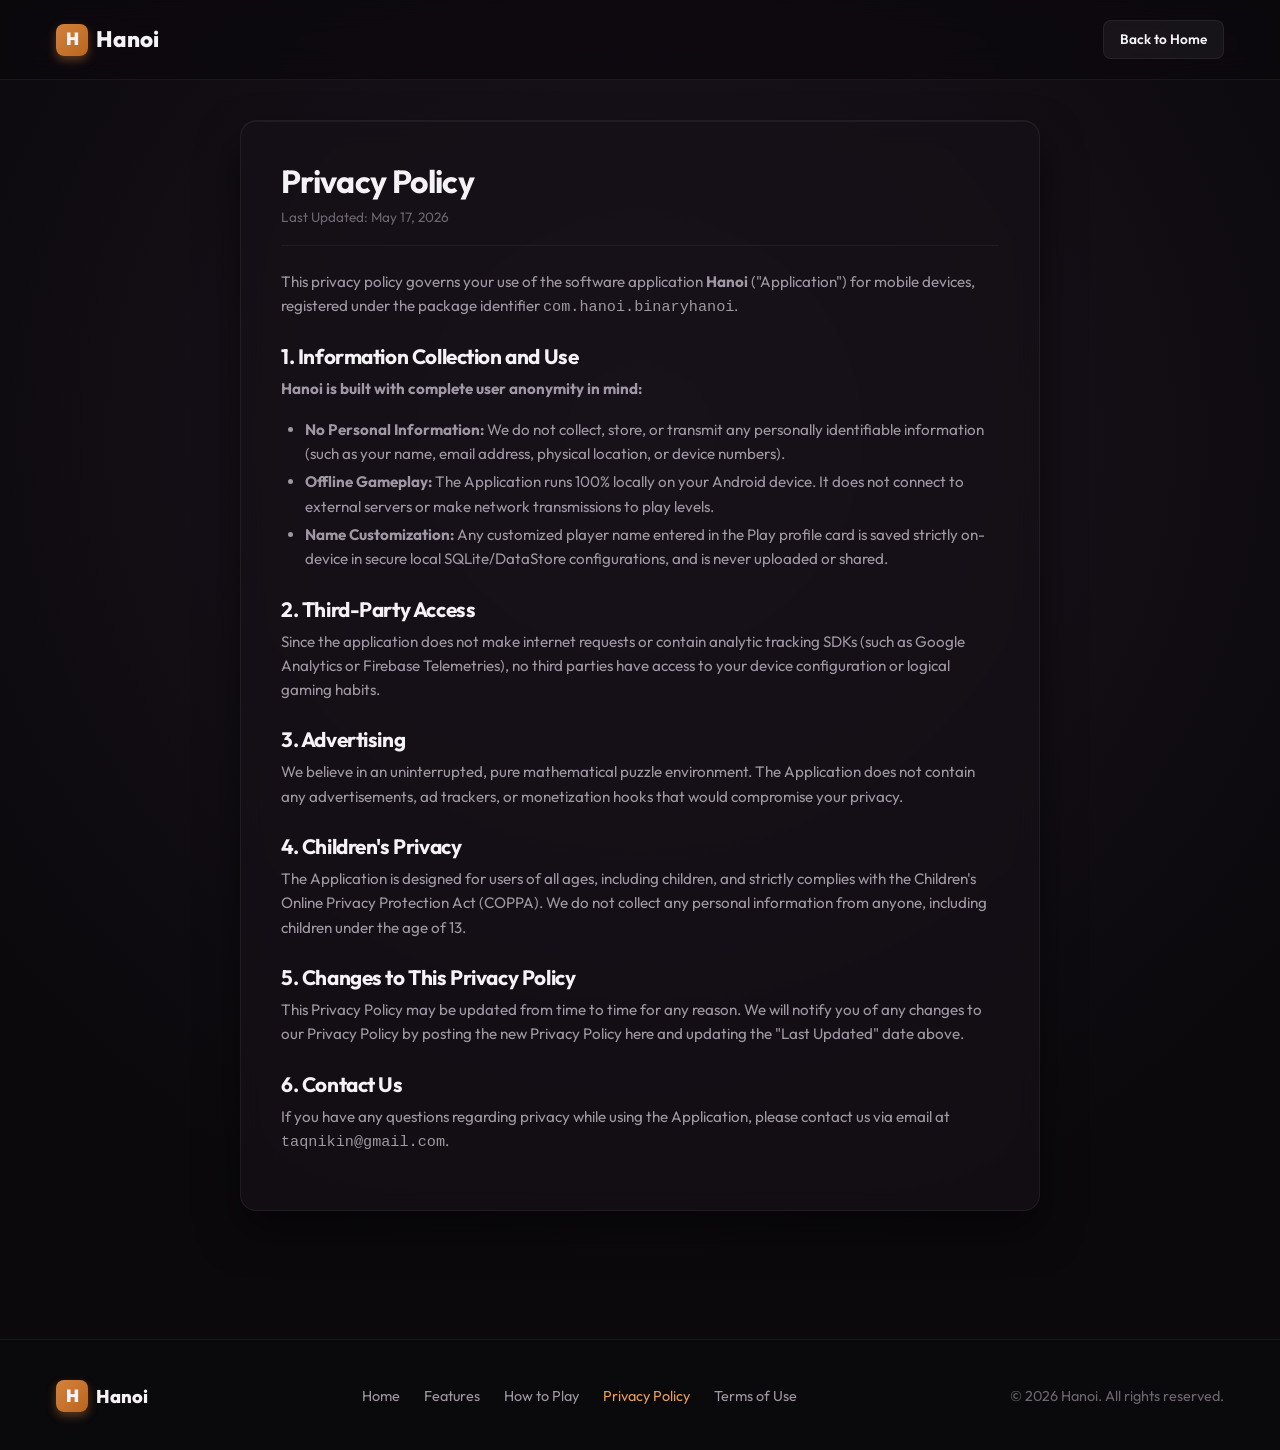
<file: website/privacy.html>
<!DOCTYPE html>
<html lang="en">
<head>
    <!-- ==========================================================================
       HANOI - PRIVACY POLICY (GOOGLE PLAY COMPLIANT)
       ========================================================================== -->
    <meta charset="UTF-8">
    <meta name="viewport" content="width=device-width, initial-scale=1.0">
    <title>Privacy Policy - Hanoi</title>
    <link rel="stylesheet" href="css/base.css">
    <link rel="stylesheet" href="css/layout.css">
    <link rel="stylesheet" href="css/components.css">
</head>
<body>

    <!-- Minimal Legal Header -->
    <header>
        <div class="container nav-container">
            <a href="index.html" class="logo-group">
                <div class="logo-icon"></div>
                <span>Hanoi</span>
            </a>
            <a href="index.html" class="btn btn-secondary" style="font-size: 0.85rem; padding: 0.5rem 1rem;">Back to Home</a>
        </div>
    </header>

    <!-- Main Legal Framework Wrapper -->
    <main class="legal-container">
        <article class="legal-card">
            <div class="legal-header">
                <h1 style="font-size: 2rem; margin-bottom: 6px;">Privacy Policy</h1>
                <p style="font-size: 0.85rem; color: var(--text-dim);">Last Updated: May 17, 2026</p>
            </div>
            
            <section class="legal-body">
                <p>This privacy policy governs your use of the software application <strong>Hanoi</strong> ("Application") for mobile devices, registered under the package identifier <code>com.hanoi.binaryhanoi</code>.</p>
                
                <h2>1. Information Collection and Use</h2>
                <p><strong>Hanoi is built with complete user anonymity in mind:</strong></p>
                <ul>
                    <li><strong>No Personal Information:</strong> We do not collect, store, or transmit any personally identifiable information (such as your name, email address, physical location, or device numbers).</li>
                    <li><strong>Offline Gameplay:</strong> The Application runs 100% locally on your Android device. It does not connect to external servers or make network transmissions to play levels.</li>
                    <li><strong>Name Customization:</strong> Any customized player name entered in the Play profile card is saved strictly on-device in secure local SQLite/DataStore configurations, and is never uploaded or shared.</li>
                </ul>

                <h2>2. Third-Party Access</h2>
                <p>Since the application does not make internet requests or contain analytic tracking SDKs (such as Google Analytics or Firebase Telemetries), no third parties have access to your device configuration or logical gaming habits.</p>
                
                <h2>3. Advertising</h2>
                <p>We believe in an uninterrupted, pure mathematical puzzle environment. The Application does not contain any advertisements, ad trackers, or monetization hooks that would compromise your privacy.</p>

                <h2>4. Children's Privacy</h2>
                <p>The Application is designed for users of all ages, including children, and strictly complies with the Children's Online Privacy Protection Act (COPPA). We do not collect any personal information from anyone, including children under the age of 13.</p>

                <h2>5. Changes to This Privacy Policy</h2>
                <p>This Privacy Policy may be updated from time to time for any reason. We will notify you of any changes to our Privacy Policy by posting the new Privacy Policy here and updating the "Last Updated" date above.</p>

                <h2>6. Contact Us</h2>
                <p>If you have any questions regarding privacy while using the Application, please contact us via email at <code>taqnikin@gmail.com</code>.</p>
            </section>
        </article>
    </main>

    <!-- Global Footer -->
    <footer>
        <div class="container footer-grid">
            <div class="logo-group">
                <div class="logo-icon"></div>
                <span style="font-size: 1.15rem;">Hanoi</span>
            </div>
            
            <ul class="footer-links">
                <li><a href="index.html">Home</a></li>
                <li><a href="index.html#features">Features</a></li>
                <li><a href="index.html#how-to-play">How to Play</a></li>
                <li><a href="privacy.html" style="color: var(--primary-light);">Privacy Policy</a></li>
                <li><a href="terms.html">Terms of Use</a></li>
            </ul>
            
            <div class="footer-copy">
                &copy; <span id="copyright-year">2026</span> Hanoi. All rights reserved.
            </div>
        </div>
    </footer>

    <script>
        document.addEventListener('DOMContentLoaded', () => {
            const yearEl = document.getElementById('copyright-year');
            if (yearEl) yearEl.textContent = new Date().getFullYear();
        });
    </script>
</body>
</html>
</file>
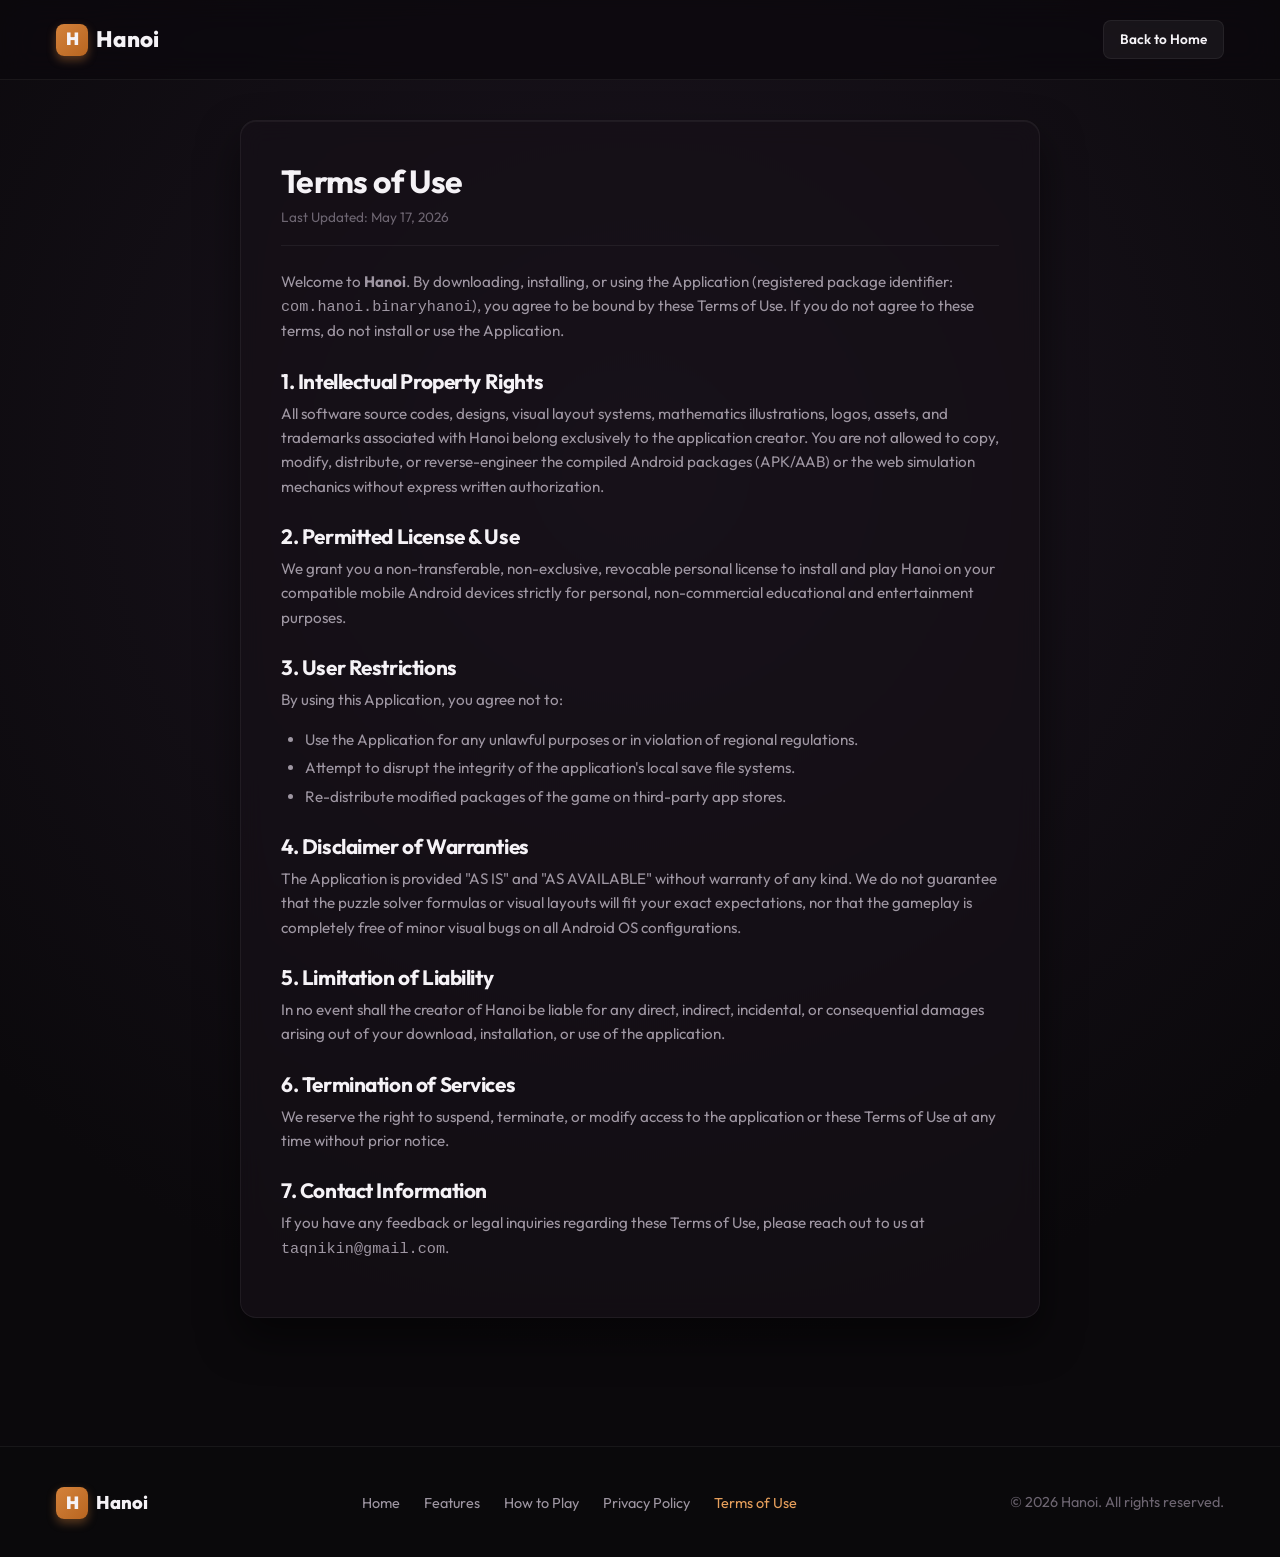
<file: website/terms.html>
<!DOCTYPE html>
<html lang="en">
<head>
    <!-- ==========================================================================
       HANOI - TERMS OF USE (GOOGLE PLAY COMPLIANT)
       ========================================================================== -->
    <meta charset="UTF-8">
    <meta name="viewport" content="width=device-width, initial-scale=1.0">
    <title>Terms of Use - Hanoi</title>
    <link rel="stylesheet" href="css/base.css">
    <link rel="stylesheet" href="css/layout.css">
    <link rel="stylesheet" href="css/components.css">
</head>
<body>

    <!-- Minimal Legal Header -->
    <header>
        <div class="container nav-container">
            <a href="index.html" class="logo-group">
                <div class="logo-icon"></div>
                <span>Hanoi</span>
            </a>
            <a href="index.html" class="btn btn-secondary" style="font-size: 0.85rem; padding: 0.5rem 1rem;">Back to Home</a>
        </div>
    </header>

    <!-- Main Legal Framework Wrapper -->
    <main class="legal-container">
        <article class="legal-card">
            <div class="legal-header">
                <h1 style="font-size: 2rem; margin-bottom: 6px;">Terms of Use</h1>
                <p style="font-size: 0.85rem; color: var(--text-dim);">Last Updated: May 17, 2026</p>
            </div>
            
            <section class="legal-body">
                <p>Welcome to <strong>Hanoi</strong>. By downloading, installing, or using the Application (registered package identifier: <code>com.hanoi.binaryhanoi</code>), you agree to be bound by these Terms of Use. If you do not agree to these terms, do not install or use the Application.</p>
                
                <h2>1. Intellectual Property Rights</h2>
                <p>All software source codes, designs, visual layout systems, mathematics illustrations, logos, assets, and trademarks associated with Hanoi belong exclusively to the application creator. You are not allowed to copy, modify, distribute, or reverse-engineer the compiled Android packages (APK/AAB) or the web simulation mechanics without express written authorization.</p>

                <h2>2. Permitted License & Use</h2>
                <p>We grant you a non-transferable, non-exclusive, revocable personal license to install and play Hanoi on your compatible mobile Android devices strictly for personal, non-commercial educational and entertainment purposes.</p>

                <h2>3. User Restrictions</h2>
                <p>By using this Application, you agree not to:</p>
                <ul>
                    <li>Use the Application for any unlawful purposes or in violation of regional regulations.</li>
                    <li>Attempt to disrupt the integrity of the application's local save file systems.</li>
                    <li>Re-distribute modified packages of the game on third-party app stores.</li>
                </ul>

                <h2>4. Disclaimer of Warranties</h2>
                <p>The Application is provided "AS IS" and "AS AVAILABLE" without warranty of any kind. We do not guarantee that the puzzle solver formulas or visual layouts will fit your exact expectations, nor that the gameplay is completely free of minor visual bugs on all Android OS configurations.</p>

                <h2>5. Limitation of Liability</h2>
                <p>In no event shall the creator of Hanoi be liable for any direct, indirect, incidental, or consequential damages arising out of your download, installation, or use of the application.</p>

                <h2>6. Termination of Services</h2>
                <p>We reserve the right to suspend, terminate, or modify access to the application or these Terms of Use at any time without prior notice.</p>

                <h2>7. Contact Information</h2>
                <p>If you have any feedback or legal inquiries regarding these Terms of Use, please reach out to us at <code>taqnikin@gmail.com</code>.</p>
            </section>
        </article>
    </main>

    <!-- Global Footer -->
    <footer>
        <div class="container footer-grid">
            <div class="logo-group">
                <div class="logo-icon"></div>
                <span style="font-size: 1.15rem;">Hanoi</span>
            </div>
            
            <ul class="footer-links">
                <li><a href="index.html">Home</a></li>
                <li><a href="index.html#features">Features</a></li>
                <li><a href="index.html#how-to-play">How to Play</a></li>
                <li><a href="privacy.html">Privacy Policy</a></li>
                <li><a href="terms.html" style="color: var(--primary-light);">Terms of Use</a></li>
            </ul>
            
            <div class="footer-copy">
                &copy; <span id="copyright-year">2026</span> Hanoi. All rights reserved.
            </div>
        </div>
    </footer>

    <script>
        document.addEventListener('DOMContentLoaded', () => {
            const yearEl = document.getElementById('copyright-year');
            if (yearEl) yearEl.textContent = new Date().getFullYear();
        });
    </script>
</body>
</html>
</file>
<file: website/css/base.css>
/* ==========================================================================
   HANOI - BASE DESIGN SYSTEM & TOKENS (base.css)
   ========================================================================== */

/* Google Fonts Import: Outfit for modern, premium geometric geometric sans-serif */
@import url('https://fonts.googleapis.com/css2?family=Outfit:wght@300;400;500;600;700;800;900&display=swap');

:root {
    /* Color Palette - Premium Space & Wood Theme */
    --bg-deep: #0b090c;
    --bg-gradient: radial-gradient(circle at 50% 30%, #1c1520 0%, #0b090c 70%);
    --surface-glass: rgba(22, 17, 24, 0.7);
    --surface-glass-hover: rgba(35, 27, 38, 0.8);
    
    /* Brand Accents */
    --primary: #d4823b;        /* Warm Amber Wood */
    --primary-light: #e8a05c;  /* Highlight Wood */
    --primary-dark: #b86520;   /* Deep Cedar */
    --primary-glow: rgba(212, 130, 59, 0.35);
    
    --secondary: #6e4d35;      /* Mahogany */
    --secondary-glow: rgba(110, 77, 53, 0.2);
    
    /* UI States */
    --success: #2ec4b6;
    --success-glow: rgba(46, 196, 182, 0.2);
    --error: #e71d36;
    
    /* Text Colors */
    --text-primary: #f5f2f6;
    --text-muted: #9f97a3;
    --text-dim: #6d6571;
    
    /* Glassmorphic Borders & Shadows */
    --border-glass: rgba(255, 255, 255, 0.06);
    --border-glass-bright: rgba(255, 255, 255, 0.12);
    --shadow-premium: 0 20px 40px rgba(0, 0, 0, 0.5), 0 1px 0 rgba(255, 255, 255, 0.05) inset;
    --shadow-glow: 0 0 30px var(--primary-glow);
    
    /* Spacing Scale */
    --space-xs: 0.5rem;   /* 8px */
    --space-sm: 1rem;     /* 16px */
    --space-md: 1.5rem;   /* 24px */
    --space-lg: 2.5rem;   /* 40px */
    --space-xl: 4rem;     /* 64px */
    
    /* Layout Constants */
    --max-width: 1200px;
    --header-height: 80px;
    
    /* Border Radii */
    --radius-sm: 8px;
    --radius-md: 16px;
    --radius-lg: 24px;
    --radius-round: 9999px;
    
    /* Transitions */
    --transition-smooth: all 0.35s cubic-bezier(0.16, 1, 0.3, 1);
    --transition-elastic: all 0.5s cubic-bezier(0.175, 0.885, 0.32, 1.275);
}

/* Base Reset & Semantic Standard Elements */
*, *::before, *::after {
    box-sizing: border-box;
    margin: 0;
    padding: 0;
}

html {
    scroll-behavior: smooth;
    font-size: 16px;
    -webkit-font-smoothing: antialiased;
    -moz-osx-font-smoothing: grayscale;
}

body {
    font-family: 'Outfit', -apple-system, BlinkMacSystemFont, "Segoe UI", Roboto, Helvetica, Arial, sans-serif;
    background: var(--bg-deep);
    background-image: var(--bg-gradient);
    color: var(--text-primary);
    line-height: 1.6;
    overflow-x: hidden;
    min-height: 100vh;
}

/* Scrollbar Customization for Aesthetic Parity */
::-webkit-scrollbar {
    width: 10px;
}

::-webkit-scrollbar-track {
    background: var(--bg-deep);
}

::-webkit-scrollbar-thumb {
    background: var(--surface-glass);
    border: 2px solid var(--bg-deep);
    border-radius: var(--radius-round);
}

::-webkit-scrollbar-thumb:hover {
    background: var(--primary);
}

/* Typography Standards */
h1, h2, h3, h4, h5, h6 {
    font-weight: 700;
    line-height: 1.25;
    letter-spacing: -0.02em;
    color: var(--text-primary);
}

p {
    font-weight: 400;
    color: var(--text-muted);
}

a {
    color: var(--primary-light);
    text-decoration: none;
    transition: var(--transition-smooth);
}

a:hover {
    color: var(--text-primary);
}

img, svg {
    max-width: 100%;
    height: auto;
    display: block;
}

/* Basic Utilities */
.container {
    width: 100%;
    max-width: var(--max-width);
    margin: 0 auto;
    padding: 0 var(--space-sm);
}

.text-center { text-align: center; }
.mt-1 { margin-top: var(--space-xs); }
.mt-2 { margin-top: var(--space-sm); }
.mt-3 { margin-top: var(--space-md); }
.mt-4 { margin-top: var(--space-lg); }

.glow-text {
    text-shadow: 0 0 20px rgba(212, 130, 59, 0.3);
}
</file>
<file: website/css/layout.css>
/* ==========================================================================
   HANOI - LAYOUT & RESPONSIVE GRID SYSTEM (layout.css)
   ========================================================================== */

/* Glassmorphic Top Navigation Header */
header {
    position: fixed;
    top: 0;
    left: 0;
    width: 100%;
    height: var(--header-height);
    background: rgba(11, 9, 12, 0.75);
    backdrop-filter: blur(16px) saturate(180%);
    -webkit-backdrop-filter: blur(16px) saturate(180%);
    border-bottom: 1px solid var(--border-glass);
    z-index: 1000;
    display: flex;
    align-items: center;
    transition: var(--transition-smooth);
}

header.scrolled {
    background: rgba(8, 6, 9, 0.9);
    height: 70px;
    border-bottom-color: var(--border-glass-bright);
}

.nav-container {
    display: flex;
    justify-content: space-between;
    align-items: center;
    width: 100%;
}

.logo-group {
    display: flex;
    align-items: center;
    gap: var(--space-xs);
    font-size: 1.4rem;
    font-weight: 800;
    color: var(--text-primary);
    cursor: pointer;
}

.logo-icon {
    width: 32px;
    height: 32px;
    background: linear-gradient(135deg, var(--primary) 0%, var(--primary-dark) 100%);
    border-radius: var(--radius-sm);
    display: flex;
    align-items: center;
    justify-content: center;
    box-shadow: 0 4px 10px rgba(212, 130, 59, 0.4);
}

.logo-icon::before {
    content: "H";
    font-weight: 900;
    color: var(--text-primary);
    font-size: 1.1rem;
}

.nav-links {
    display: flex;
    align-items: center;
    gap: var(--space-md);
    list-style: none;
}

.nav-links a {
    color: var(--text-muted);
    font-weight: 500;
    font-size: 0.95rem;
    padding: var(--space-xs) 0;
    border-bottom: 2px solid transparent;
}

.nav-links a:hover,
.nav-links a.active {
    color: var(--text-primary);
    border-bottom-color: var(--primary);
}

/* Mobile Menu Toggle button */
.menu-toggle {
    display: none;
    flex-direction: column;
    gap: 6px;
    background: none;
    border: none;
    cursor: pointer;
    padding: 4px;
}

.menu-toggle span {
    width: 24px;
    height: 2px;
    background-color: var(--text-primary);
    transition: var(--transition-smooth);
}

/* Hero Section Layout */
.hero-section {
    padding-top: calc(var(--header-height) + var(--space-xl));
    padding-bottom: var(--space-xl);
    min-height: 90vh;
    display: flex;
    align-items: center;
    position: relative;
    overflow: hidden;
}

/* Decorative cosmic glowing backing blobs */
.hero-section::before {
    content: "";
    position: absolute;
    top: 20%;
    right: -10%;
    width: 500px;
    height: 500px;
    background: radial-gradient(circle, rgba(212, 130, 59, 0.15) 0%, transparent 70%);
    z-index: -1;
    pointer-events: none;
}

.hero-grid {
    display: grid;
    grid-template-columns: 1.1fr 0.9fr;
    gap: var(--space-lg);
    align-items: center;
}

.hero-content {
    display: flex;
    flex-direction: column;
    align-items: flex-start;
}

.hero-visual {
    display: flex;
    justify-content: center;
    align-items: center;
    width: 100%;
}

/* Main Core Grid Features Section */
.section {
    padding: var(--space-xl) 0;
    position: relative;
}

.section-title-group {
    text-align: center;
    margin-bottom: var(--space-xl);
}

.section-subtitle {
    text-transform: uppercase;
    font-size: 0.85rem;
    font-weight: 700;
    letter-spacing: 0.15em;
    color: var(--primary);
    margin-bottom: var(--space-xs);
}

.section-title {
    font-size: 2.25rem;
    font-weight: 800;
    margin-bottom: var(--space-xs);
}

.features-grid {
    display: grid;
    grid-template-columns: repeat(3, 1fr);
    gap: var(--space-md);
}

/* Legal Page Typography Framework */
.legal-container {
    padding-top: calc(var(--header-height) + var(--space-lg));
    padding-bottom: var(--space-xl);
    max-width: 800px;
    margin: 0 auto;
}

.legal-card {
    background: var(--surface-glass);
    border: 1px solid var(--border-glass);
    border-radius: var(--radius-md);
    padding: var(--space-lg);
    box-shadow: var(--shadow-premium);
    backdrop-filter: blur(12px);
    -webkit-backdrop-filter: blur(12px);
}

.legal-header {
    border-bottom: 1px solid var(--border-glass);
    padding-bottom: var(--space-sm);
    margin-bottom: var(--space-md);
}

.legal-body h2 {
    font-size: 1.3rem;
    margin-top: var(--space-md);
    margin-bottom: var(--space-xs);
    color: var(--text-primary);
}

.legal-body p, 
.legal-body ul {
    margin-bottom: var(--space-sm);
    font-size: 0.95rem;
    color: var(--text-muted);
}

.legal-body ul {
    padding-left: var(--space-md);
}

.legal-body li {
    margin-bottom: 4px;
}

/* Premium Footer */
footer {
    border-top: 1px solid var(--border-glass);
    background: rgba(11, 9, 12, 0.9);
    padding: var(--space-lg) 0;
    margin-top: var(--space-xl);
}

.footer-grid {
    display: flex;
    justify-content: space-between;
    align-items: center;
    flex-wrap: wrap;
    gap: var(--space-md);
}

.footer-copy {
    color: var(--text-dim);
    font-size: 0.9rem;
}

.footer-links {
    display: flex;
    gap: var(--space-md);
    list-style: none;
}

.footer-links a {
    color: var(--text-muted);
    font-size: 0.9rem;
}

.footer-links a:hover {
    color: var(--text-primary);
}

/* Responsive Rules & Mobile Adapters */
@media (max-width: 992px) {
    .features-grid {
        grid-template-columns: repeat(2, 1fr);
    }
    
    .hero-grid {
        grid-template-columns: 1fr;
        gap: var(--space-xl);
        text-align: center;
    }
    
    .hero-content {
        align-items: center;
    }
}

@media (max-width: 768px) {
    header {
        height: 70px;
    }
    
    .menu-toggle {
        display: flex;
        z-index: 1100;
    }
    
    /* Responsive slide-down navigation overlay */
    .nav-links {
        position: fixed;
        top: 0;
        right: -100%;
        width: 80%;
        height: 100vh;
        background: rgba(11, 9, 12, 0.98);
        backdrop-filter: blur(20px);
        -webkit-backdrop-filter: blur(20px);
        display: flex;
        flex-direction: column;
        justify-content: center;
        align-items: center;
        gap: var(--space-lg);
        transition: var(--transition-smooth);
        border-left: 1px solid var(--border-glass);
    }
    
    .nav-links.active {
        right: 0;
    }
    
    .features-grid {
        grid-template-columns: 1fr;
    }
    
    .section-title {
        font-size: 1.8rem;
    }
    
    .footer-grid {
        flex-direction: column;
        text-align: center;
    }
}
</file>
<file: website/css/components.css>
/* ==========================================================================
   HANOI - UI COMPONENT DESIGNS & STYLING (components.css)
   ========================================================================== */

/* Glassmorphic Decorative Card Pattern */
.glass-card {
    background: var(--surface-glass);
    border: 1px solid var(--border-glass);
    border-radius: var(--radius-md);
    padding: var(--space-md);
    box-shadow: var(--shadow-premium);
    backdrop-filter: blur(12px);
    -webkit-backdrop-filter: blur(12px);
    transition: var(--transition-smooth);
}

.glass-card:hover {
    background: var(--surface-glass-hover);
    border-color: var(--border-glass-bright);
    transform: translateY(-4px);
    box-shadow: 0 25px 50px rgba(0, 0, 0, 0.6), 0 0 20px rgba(255, 255, 255, 0.02);
}

/* Premium Component Buttons */
.btn {
    display: inline-flex;
    align-items: center;
    justify-content: center;
    padding: 0.8rem 1.6rem;
    font-size: 0.95rem;
    font-weight: 600;
    border-radius: var(--radius-sm);
    border: none;
    cursor: pointer;
    transition: var(--transition-smooth);
    gap: 8px;
    font-family: inherit;
}

.btn-primary {
    background: linear-gradient(135deg, var(--primary) 0%, var(--primary-dark) 100%);
    color: var(--text-primary);
    box-shadow: 0 4px 15px rgba(212, 130, 59, 0.35);
}

.btn-primary:hover {
    transform: translateY(-2px);
    box-shadow: 0 8px 25px rgba(212, 130, 59, 0.5), var(--shadow-glow);
    background: linear-gradient(135deg, var(--primary-light) 0%, var(--primary) 100%);
}

.btn-secondary {
    background: rgba(255, 255, 255, 0.05);
    color: var(--text-primary);
    border: 1px solid var(--border-glass);
}

.btn-secondary:hover {
    background: rgba(255, 255, 255, 0.12);
    border-color: var(--border-glass-bright);
    transform: translateY(-2px);
}

/* Google Play Store Badge Button */
.btn-playstore {
    display: inline-flex;
    align-items: center;
    background: #000000;
    border: 1px solid var(--border-glass-bright);
    padding: 0.6rem 1.4rem;
    border-radius: var(--radius-sm);
    color: var(--text-primary);
    transition: var(--transition-smooth);
    cursor: pointer;
    box-shadow: var(--shadow-premium);
    gap: 12px;
}

.btn-playstore:hover {
    transform: scale(1.03) translateY(-2px);
    border-color: var(--primary);
    box-shadow: 0 10px 25px rgba(0, 0, 0, 0.8), 0 0 15px rgba(212, 130, 59, 0.2);
}

.playstore-icon {
    width: 28px;
    height: 28px;
}

.playstore-text {
    display: flex;
    flex-direction: column;
    align-items: flex-start;
    line-height: 1.1;
}

.playstore-text .sub {
    font-size: 0.65rem;
    text-transform: uppercase;
    letter-spacing: 0.08em;
    color: var(--text-muted);
    font-weight: 500;
}

.playstore-text .main {
    font-size: 1.15rem;
    font-weight: 700;
    letter-spacing: -0.01em;
}

/* Interactive Self-Solving Hanoi Simulator Board */
.simulator-container {
    width: 100%;
    max-width: 460px;
    margin: 0 auto;
}

.simulator-header {
    display: flex;
    justify-content: space-between;
    align-items: center;
    margin-bottom: var(--space-sm);
}

.sim-badge {
    background: var(--secondary-glow);
    border: 1px solid var(--border-glass);
    padding: 4px 10px;
    border-radius: var(--radius-round);
    font-size: 0.75rem;
    font-weight: 600;
    color: var(--primary-light);
    display: flex;
    align-items: center;
    gap: 6px;
}

.sim-badge::before {
    content: "";
    display: inline-block;
    width: 6px;
    height: 6px;
    background-color: var(--success);
    border-radius: 50%;
    box-shadow: 0 0 8px var(--success);
}

.moves-count {
    font-size: 0.9rem;
    color: var(--text-muted);
    font-weight: 500;
}

.moves-count strong {
    color: var(--primary-light);
    font-size: 1.1rem;
}

.board-wrapper {
    position: relative;
    width: 100%;
    height: 220px;
    background: rgba(18, 14, 20, 0.4);
    border: 1px solid var(--border-glass);
    border-radius: var(--radius-md);
    padding: var(--space-sm) var(--space-sm) 0 var(--space-sm);
    box-shadow: inset 0 2px 10px rgba(0, 0, 0, 0.3);
    display: flex;
    align-items: flex-end;
    overflow: hidden;
}

/* Wooden Base */
.board-base {
    position: absolute;
    bottom: 0;
    left: 2%;
    width: 96%;
    height: 20px;
    background: linear-gradient(to bottom, var(--secondary) 0%, #3e271a 100%);
    border-radius: 6px 6px 0 0;
    border-top: 1px solid rgba(255, 255, 255, 0.1);
    box-shadow: 0 -2px 10px rgba(0,0,0,0.4);
    z-index: 10;
}

/* Pegs layout */
.pegs-row {
    display: flex;
    justify-content: space-around;
    align-items: flex-end;
    width: 100%;
    height: 100%;
    position: relative;
    z-index: 5;
    padding-bottom: 20px; /* offset base */
}

.peg-column {
    display: flex;
    flex-direction: column-reverse;
    align-items: center;
    justify-content: flex-start;
    width: 30%;
    height: 140px;
    position: relative;
    cursor: pointer;
}

/* Wooden Peg shafts */
.peg-shaft {
    position: absolute;
    bottom: 0;
    width: 10px;
    height: 100%;
    background: linear-gradient(to right, var(--secondary) 0%, #3e271a 100%);
    border-radius: var(--radius-round) var(--radius-round) 0 0;
    box-shadow: inset -1px 0 3px rgba(255,255,255,0.05);
}

.peg-label {
    position: absolute;
    top: -24px;
    font-size: 0.75rem;
    font-weight: 700;
    color: var(--text-dim);
    text-transform: uppercase;
}

/* Dynamic Disk Styling */
.disk {
    height: 20px;
    border-radius: var(--radius-sm);
    box-shadow: 0 4px 8px rgba(0,0,0,0.3), 0 1px 0 rgba(255, 255, 255, 0.1) inset;
    transition: transform 0.4s cubic-bezier(0.25, 1, 0.5, 1), bottom 0.4s cubic-bezier(0.25, 1, 0.5, 1);
    z-index: 20;
    position: absolute;
    transform: translateX(-50%);
    left: 50%;
}

/* Disk gradient themes based on levels */
.disk-1 { width: 40px; background: linear-gradient(135deg, #06d6a0 0%, #00b4d8 100%); }
.disk-2 { width: 60px; background: linear-gradient(135deg, #ffb703 0%, #fb8500 100%); }
.disk-3 { width: 80px; background: linear-gradient(135deg, #ff006e 0%, #8338ec 100%); }
.disk-4 { width: 100px; background: linear-gradient(135deg, #3a86c8 0%, #00f2fe 100%); }
.disk-5 { width: 120px; background: linear-gradient(135deg, #e056fd 0%, #9b51e0 100%); }

/* Simulator Control Keys */
.simulator-controls {
    display: flex;
    justify-content: center;
    align-items: center;
    gap: var(--space-xs);
    margin-top: var(--space-sm);
}

.sim-btn {
    background: rgba(255, 255, 255, 0.04);
    border: 1px solid var(--border-glass);
    color: var(--text-primary);
    width: 40px;
    height: 40px;
    border-radius: var(--radius-sm);
    display: flex;
    align-items: center;
    justify-content: center;
    cursor: pointer;
    transition: var(--transition-smooth);
}

.sim-btn:hover {
    background: rgba(255, 255, 255, 0.1);
    border-color: var(--border-glass-bright);
    color: var(--primary-light);
}

.sim-btn-large {
    width: auto;
    padding: 0 var(--space-sm);
    font-weight: 600;
    font-size: 0.85rem;
    gap: 6px;
}

/* Level details cards and insights */
.insight-card-group {
    display: flex;
    flex-direction: column;
    gap: var(--space-sm);
}

.insight-item {
    display: flex;
    gap: var(--space-sm);
    align-items: flex-start;
}

.insight-icon {
    width: 32px;
    height: 32px;
    background: var(--secondary-glow);
    border: 1px solid var(--border-glass);
    border-radius: var(--radius-sm);
    display: flex;
    align-items: center;
    justify-content: center;
    color: var(--primary);
    font-weight: 700;
    flex-shrink: 0;
}

.insight-content h4 {
    font-size: 1rem;
    font-weight: 700;
    color: var(--text-primary);
    margin-bottom: 2px;
}

.insight-content p {
    font-size: 0.9rem;
    line-height: 1.5;
}
</file>
